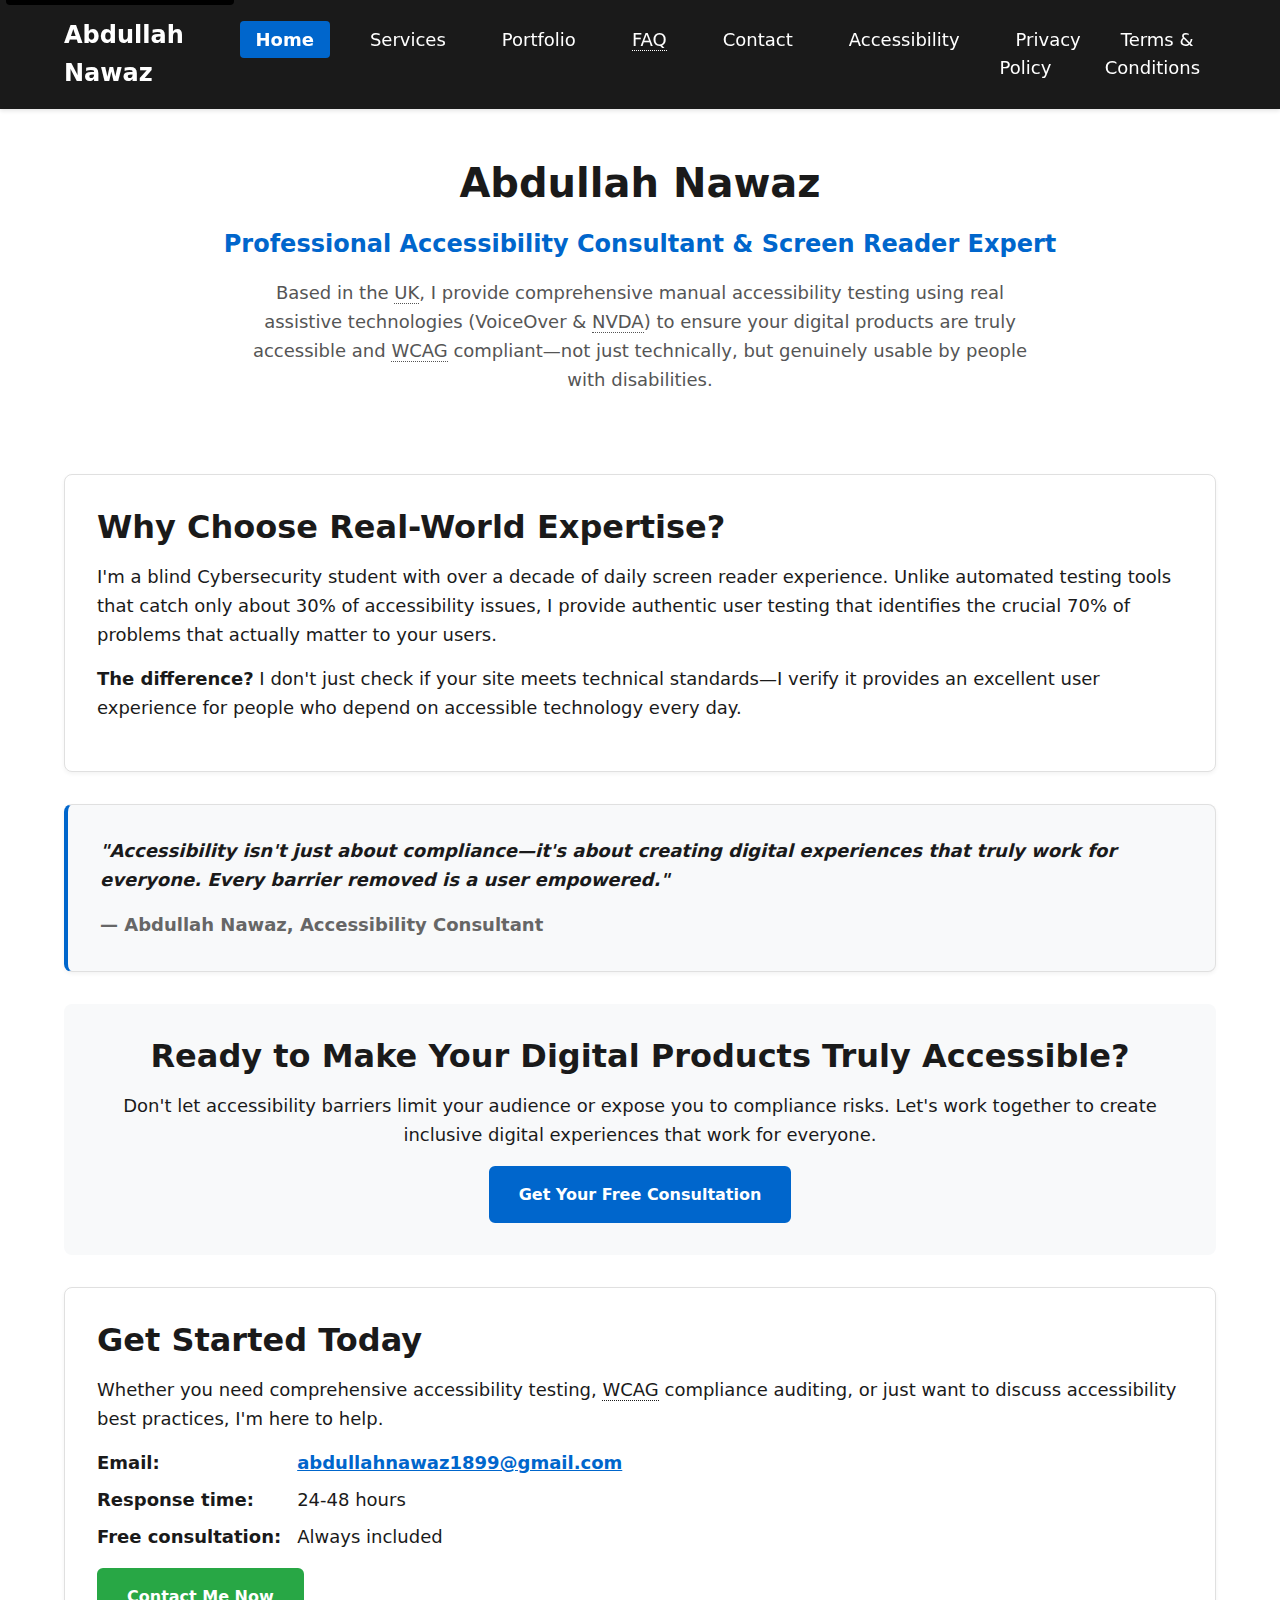
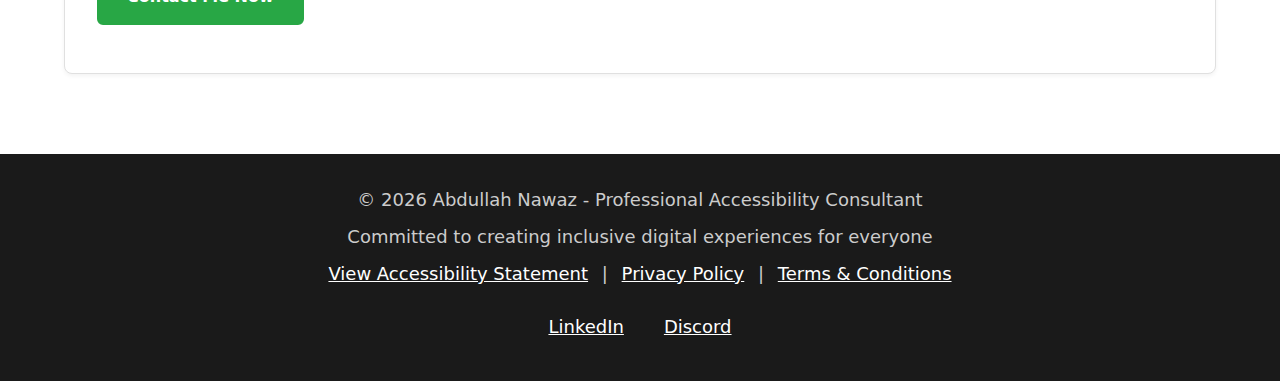
<file: index.html>
<!DOCTYPE html>
<html lang="en">
<head>
    <meta charset="UTF-8">
    <meta name="viewport" content="width=device-width, initial-scale=1.0">
    <title>Abdullah Nawaz - Professional Accessibility Consultant</title>
    <meta name="description" content="Expert accessibility consultant offering manual screen reader testing, WCAG compliance audits, and strategic accessibility guidance. Over 10 years of real-world assistive technology experience. Based in the UK.">
    <link rel="stylesheet" href="style.css">
    <link rel="icon" href="favicon.ico" type="image/x-icon">
</head>
<body>
    <a href="#main-content" class="skip-link">Skip to main content</a>

    <header role="banner">
        <div class="container">
            <div class="logo">
                <a href="index.html" aria-label="Abdullah Nawaz - Return to homepage">Abdullah Nawaz</a>
            </div>
            <button class="nav-toggle" type="button" aria-label="Toggle navigation menu" aria-controls="main-navigation" aria-expanded="false">
                <span class="sr-only">Toggle</span>
                <span class="hamburger"></span>
            </button>
            <nav id="main-navigation" aria-label="Main site navigation">
                <ul class="nav-menu">
                    <li><a href="index.html" aria-current="page">Home</a></li>
                    <li><a href="services.html">Services</a></li>
                    <li><a href="portfolio.html">Portfolio</a></li>
                    <li><a href="faq.html"><abbr title="Frequently Asked Questions">FAQ</abbr></a></li>
                    <li><a href="contact.html">Contact</a></li>
                    <li><a href="accessibility.html">Accessibility</a></li>
                    <li><a href="privacy.html">Privacy Policy</a></li>
                    <li><a href="terms.html">Terms & Conditions</a></li>
                </ul>
            </nav>
        </div>
    </header>

    <main id="main-content" tabindex="-1">
        <div class="container">
            <header class="hero-section">
                <h1>Abdullah Nawaz</h1>
                <p class="hero-title">Professional Accessibility Consultant & Screen Reader Expert</p>
                <p class="hero-description">Based in the <abbr title="United Kingdom">UK</abbr>, I provide comprehensive manual accessibility testing using real assistive technologies (VoiceOver & <abbr title="NonVisual Desktop Access">NVDA</abbr>) to ensure your digital products are truly accessible and <abbr title="Web Content Accessibility Guidelines">WCAG</abbr> compliant—not just technically, but genuinely usable by people with disabilities.</p>
            </header>

            <section class="credentials card" aria-labelledby="expertise-heading">
                <h2 id="expertise-heading">Why Choose Real-World Expertise?</h2>
                <p>I'm a blind Cybersecurity student with over a decade of daily screen reader experience. Unlike automated testing tools that catch only about 30% of accessibility issues, I provide authentic user testing that identifies the crucial 70% of problems that actually matter to your users.</p>
                <p><strong>The difference?</strong> I don't just check if your site meets technical standards—I verify it provides an excellent user experience for people who depend on accessible technology every day.</p>
            </section>

            <aside class="testimonial card" aria-labelledby="quote-heading">
                <h2 id="quote-heading" class="sr-only">Personal Philosophy</h2>
                <blockquote>
                    <p><strong>"Accessibility isn't just about compliance—it's about creating digital experiences that truly work for everyone. Every barrier removed is a user empowered."</strong></p>
                    <cite>— Abdullah Nawaz, Accessibility Consultant</cite>
                </blockquote>
            </aside>

            <section class="cta-section" aria-labelledby="cta-heading">
                <h2 id="cta-heading">Ready to Make Your Digital Products Truly Accessible?</h2>
                <p>Don't let accessibility barriers limit your audience or expose you to compliance risks. Let's work together to create inclusive digital experiences that work for everyone.</p>
                <a href="contact.html" class="btn btn-primary" aria-label="Contact Abdullah Nawaz for your free consultation">Get Your Free Consultation</a>
            </section>

            <section class="contact-info card" aria-labelledby="contact-heading">
                <h2 id="contact-heading">Get Started Today</h2>
                <p>Whether you need comprehensive accessibility testing, <abbr title="Web Content Accessibility Guidelines">WCAG</abbr> compliance auditing, or just want to discuss accessibility best practices, I'm here to help.</p>
                
                <div class="contact-details">
                    <dl>
                        <dt><strong>Email:</strong></dt>
                        <dd><a href="mailto:abdullahnawaz1899@gmail.com" class="email-link" aria-label="Send email to Abdullah Nawaz">abdullahnawaz1899@gmail.com</a></dd>
                        
                        <dt><strong>Response time:</strong></dt>
                        <dd>24-48 hours</dd>
                        
                        <dt><strong>Free consultation:</strong></dt>
                        <dd>Always included</dd>
                    </dl>
                </div>
                
                <p><a href="contact.html" class="btn btn-success" aria-label="Contact Abdullah Nawaz now to get started">Contact Me Now</a></p>
            </section>
        </div>
    </main>

    <footer role="contentinfo">
        <div class="container">
            <div class="footer-content">
                <p>&copy; <span id="current-year" aria-label="Current year">2025</span> Abdullah Nawaz - Professional Accessibility Consultant</p>
                <p>Committed to creating inclusive digital experiences for everyone</p>
                <nav aria-label="Footer navigation">
                    <p>
                        <a href="accessibility.html" class="footer-link-button">View Accessibility Statement</a> |
                        <a href="privacy.html" class="footer-link-button">Privacy Policy</a> |
                        <a href="terms.html" class="footer-link-button">Terms & Conditions</a>
                    </p>
                </nav>
                <nav aria-label="Social media links">
                    <div class="social-links">
                        <a href="https://www.linkedin.com/in/abdullah-nawaz-627298344?utm_source=share&utm_campaign=share_via&utm_content=profile&utm_medium=ios_app" target="_blank" rel="noopener noreferrer" aria-label="Connect with Abdullah Nawaz on LinkedIn (opens in new tab)">
                            LinkedIn
                        </a>
                        <a href="https://discord.gg/pK9kKNqT7c" target="_blank" rel="noopener noreferrer" aria-label="Join Abdullah Nawaz's Discord server (opens in new tab)">
                            Discord
                        </a>
                    </div>
                </nav>
            </div>
        </div>
    </footer>

    <script src="script.js"></script>
</body>
</html>
</file>
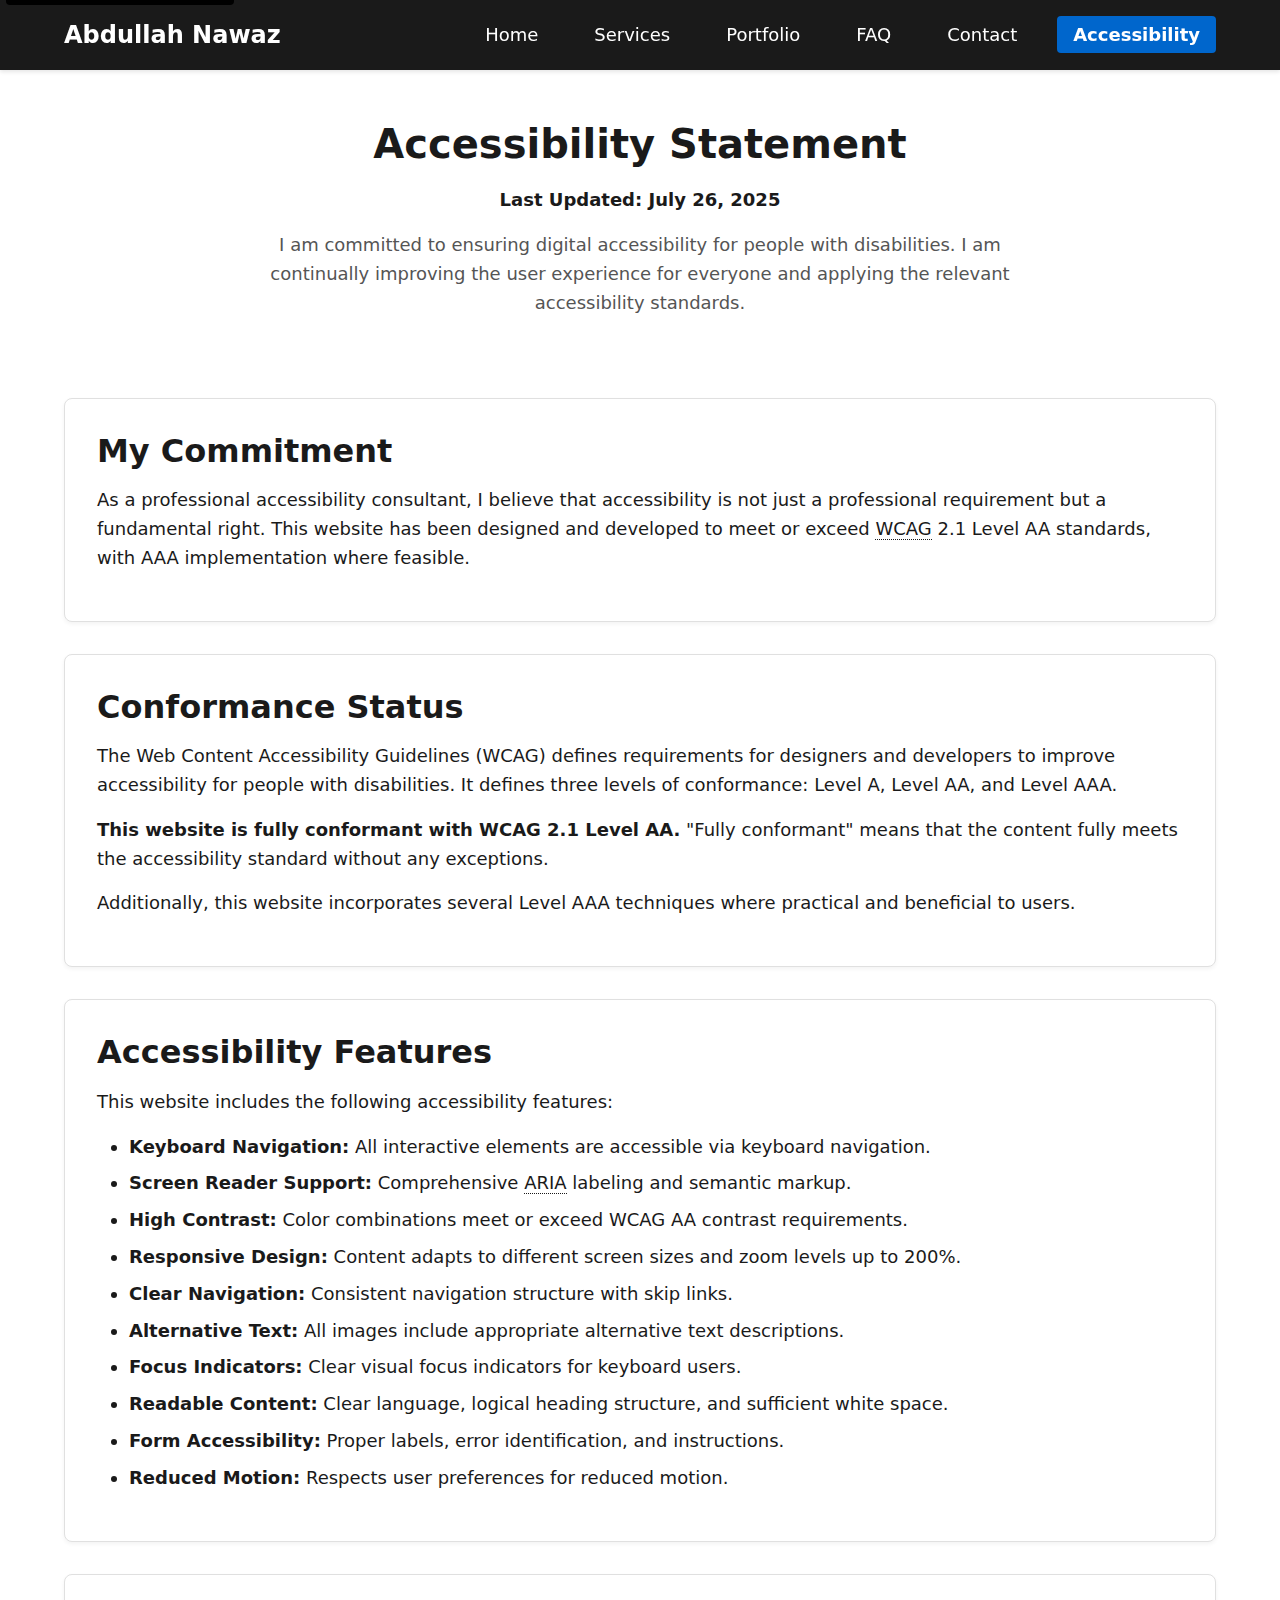
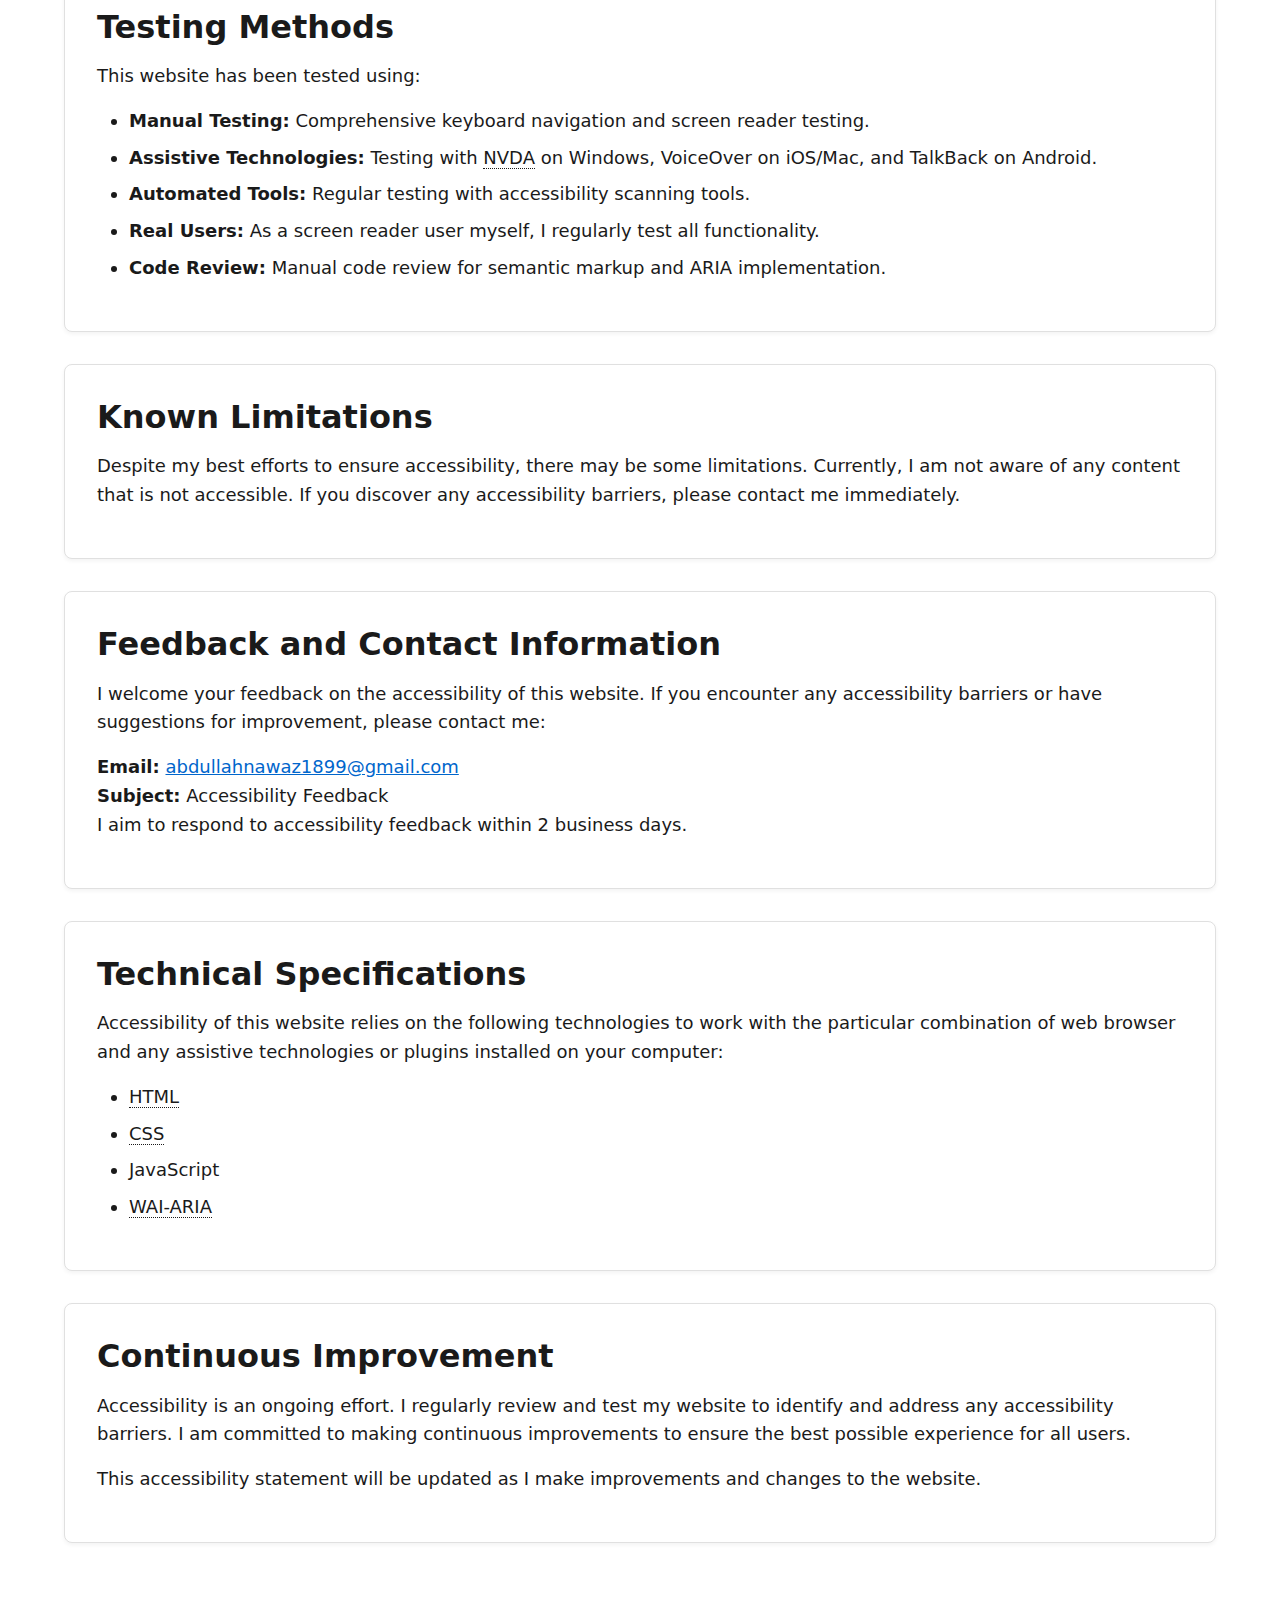
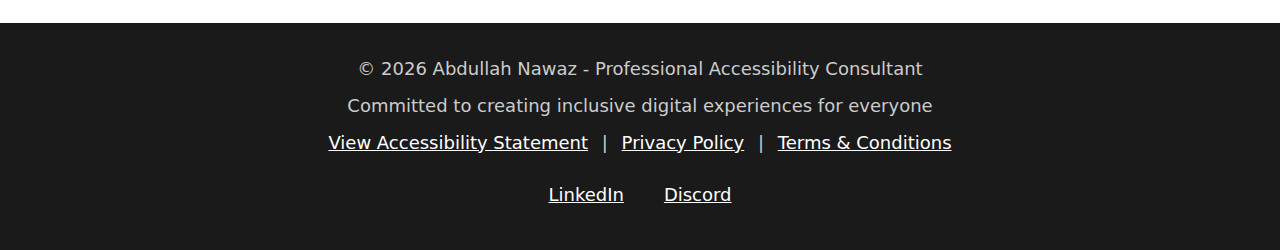
<file: accessibility.html>
<!DOCTYPE html>
<html lang="en">
<head>
    <meta charset="UTF-8">
    <meta name="viewport" content="width=device-width, initial-scale=1.0">
    <title>Accessibility Statement - Abdullah Nawaz</title>
    <meta name="description" content="Accessibility statement for Abdullah Nawaz's website, demonstrating commitment to WCAG AA/AAA standards and inclusive design practices.">
    <link rel="stylesheet" href="style.css">
    <link rel="icon" href="favicon.ico" type="image/x-icon">
</head>
<body>
    <a href="#main-content" class="skip-link">Skip to main content</a>

    <header role="banner">
        <div class="container">
            <div class="logo">
                <a href="index.html" aria-label="Abdullah Nawaz - Return to homepage">Abdullah Nawaz</a>
            </div>
            <button class="nav-toggle" type="button" aria-label="Toggle navigation menu" aria-controls="main-navigation" aria-expanded="false">
                <span class="sr-only">Toggle</span>
                <span class="hamburger"></span>
            </button>
            <nav id="main-navigation" aria-label="Main site navigation">
                <ul class="nav-menu">
                    <li><a href="index.html">Home</a></li>
                    <li><a href="services.html">Services</a></li>
                    <li><a href="portfolio.html">Portfolio</a></li>
                    <li><a href="faq.html">FAQ</a></li>
                    <li><a href="contact.html">Contact</a></li>
                    <li><a href="accessibility.html" aria-current="page">Accessibility</a></li>
                </ul>
            </nav>
        </div>
    </header>

    <main id="main-content" tabindex="-1">
        <div class="container">
            <header class="hero-section">
                <h1>Accessibility Statement</h1>
                <p><strong>Last Updated: <time datetime="2025-07-26">July 26, 2025</time></strong></p>
                <p class="hero-description">I am committed to ensuring digital accessibility for people with disabilities. I am continually improving the user experience for everyone and applying the relevant accessibility standards.</p>
            </header>

            <section class="card" aria-labelledby="commitment-heading">
                <h2 id="commitment-heading">My Commitment</h2>
                <p>As a professional accessibility consultant, I believe that accessibility is not just a professional requirement but a fundamental right. This website has been designed and developed to meet or exceed <abbr title="Web Content Accessibility Guidelines">WCAG</abbr> 2.1 Level AA standards, with AAA implementation where feasible.</p>
            </section>

            <section class="card" aria-labelledby="conformance-heading">
                <h2 id="conformance-heading">Conformance Status</h2>
                <p>The Web Content Accessibility Guidelines (WCAG) defines requirements for designers and developers to improve accessibility for people with disabilities. It defines three levels of conformance: Level A, Level AA, and Level AAA.</p>
                
                <p><strong>This website is fully conformant with WCAG 2.1 Level AA.</strong> "Fully conformant" means that the content fully meets the accessibility standard without any exceptions.</p>
                
                <p>Additionally, this website incorporates several Level AAA techniques where practical and beneficial to users.</p>
            </section>

            <section class="card" aria-labelledby="measures-heading">
                <h2 id="measures-heading">Accessibility Features</h2>
                <p>This website includes the following accessibility features:</p>
                
                <ul>
                    <li><strong>Keyboard Navigation:</strong> All interactive elements are accessible via keyboard navigation.</li>
                    <li><strong>Screen Reader Support:</strong> Comprehensive <abbr title="Accessible Rich Internet Applications">ARIA</abbr> labeling and semantic markup.</li>
                    <li><strong>High Contrast:</strong> Color combinations meet or exceed WCAG AA contrast requirements.</li>
                    <li><strong>Responsive Design:</strong> Content adapts to different screen sizes and zoom levels up to 200%.</li>
                    <li><strong>Clear Navigation:</strong> Consistent navigation structure with skip links.</li>
                    <li><strong>Alternative Text:</strong> All images include appropriate alternative text descriptions.</li>
                    <li><strong>Focus Indicators:</strong> Clear visual focus indicators for keyboard users.</li>
                    <li><strong>Readable Content:</strong> Clear language, logical heading structure, and sufficient white space.</li>
                    <li><strong>Form Accessibility:</strong> Proper labels, error identification, and instructions.</li>
                    <li><strong>Reduced Motion:</strong> Respects user preferences for reduced motion.</li>
                </ul>
            </section>

            <section class="card" aria-labelledby="testing-heading">
                <h2 id="testing-heading">Testing Methods</h2>
                <p>This website has been tested using:</p>
                
                <ul>
                    <li><strong>Manual Testing:</strong> Comprehensive keyboard navigation and screen reader testing.</li>
                    <li><strong>Assistive Technologies:</strong> Testing with <abbr title="NonVisual Desktop Access">NVDA</abbr> on Windows, VoiceOver on iOS/Mac, and TalkBack on Android.</li>
                    <li><strong>Automated Tools:</strong> Regular testing with accessibility scanning tools.</li>
                    <li><strong>Real Users:</strong> As a screen reader user myself, I regularly test all functionality.</li>
                    <li><strong>Code Review:</strong> Manual code review for semantic markup and ARIA implementation.</li>
                </ul>
            </section>

            <section class="card" aria-labelledby="limitations-heading">
                <h2 id="limitations-heading">Known Limitations</h2>
                <p>Despite my best efforts to ensure accessibility, there may be some limitations. Currently, I am not aware of any content that is not accessible. If you discover any accessibility barriers, please contact me immediately.</p>
            </section>

            <section class="card" aria-labelledby="feedback-heading">
                <h2 id="feedback-heading">Feedback and Contact Information</h2>
                <p>I welcome your feedback on the accessibility of this website. If you encounter any accessibility barriers or have suggestions for improvement, please contact me:</p>
                
                <address>
                    <strong>Email:</strong> <a href="mailto:abdullahnawaz1899@gmail.com" aria-label="Send accessibility feedback to Abdullah Nawaz">abdullahnawaz1899@gmail.com</a><br>
                    <strong>Subject:</strong> Accessibility Feedback
                </address>
                
                <p>I aim to respond to accessibility feedback within 2 business days.</p>
            </section>

            <section class="card" aria-labelledby="technical-heading">
                <h2 id="technical-heading">Technical Specifications</h2>
                <p>Accessibility of this website relies on the following technologies to work with the particular combination of web browser and any assistive technologies or plugins installed on your computer:</p>
                
                <ul>
                    <li><abbr title="HyperText Markup Language">HTML</abbr></li>
                    <li><abbr title="Cascading Style Sheets">CSS</abbr></li>
                    <li>JavaScript</li>
                    <li><abbr title="Web Accessibility Initiative - Accessible Rich Internet Applications">WAI-ARIA</abbr></li>
                </ul>
            </section>

            <section class="card" aria-labelledby="continuous-heading">
                <h2 id="continuous-heading">Continuous Improvement</h2>
                <p>Accessibility is an ongoing effort. I regularly review and test my website to identify and address any accessibility barriers. I am committed to making continuous improvements to ensure the best possible experience for all users.</p>
                
                <p>This accessibility statement will be updated as I make improvements and changes to the website.</p>
            </section>
        </div>
    </main>

    <footer role="contentinfo">
        <div class="container">
            <div class="footer-content">
                <p>&copy; <span id="current-year">2025</span> Abdullah Nawaz - Professional Accessibility Consultant</p>
                <p>Committed to creating inclusive digital experiences for everyone</p>
                <nav aria-label="Footer navigation">
                    <p>
                        <a href="accessibility.html" class="footer-link-button" aria-current="page">View Accessibility Statement</a> |
                        <a href="privacy.html" class="footer-link-button">Privacy Policy</a> |
                        <a href="terms.html" class="footer-link-button">Terms & Conditions</a>
                    </p>
                </nav>
                <nav aria-label="Social media links">
                    <div class="social-links">
                        <a href="https://www.linkedin.com/in/abdullah-nawaz-627298344?utm_source=share&utm_campaign=share_via&utm_content=profile&utm_medium=ios_app" target="_blank" rel="noopener noreferrer" aria-label="Connect with Abdullah Nawaz on LinkedIn (opens in new tab)">
                            LinkedIn
                        </a>
                        <a href="https://discord.gg/pK9kKNqT7c" target="_blank" rel="noopener noreferrer" aria-label="Join Abdullah Nawaz's Discord server (opens in new tab)">
                            Discord
                        </a>
                    </div>
                </nav>
            </div>
        </div>
    </footer>

    <script src="script.js"></script>
</body>
</html>
</file>
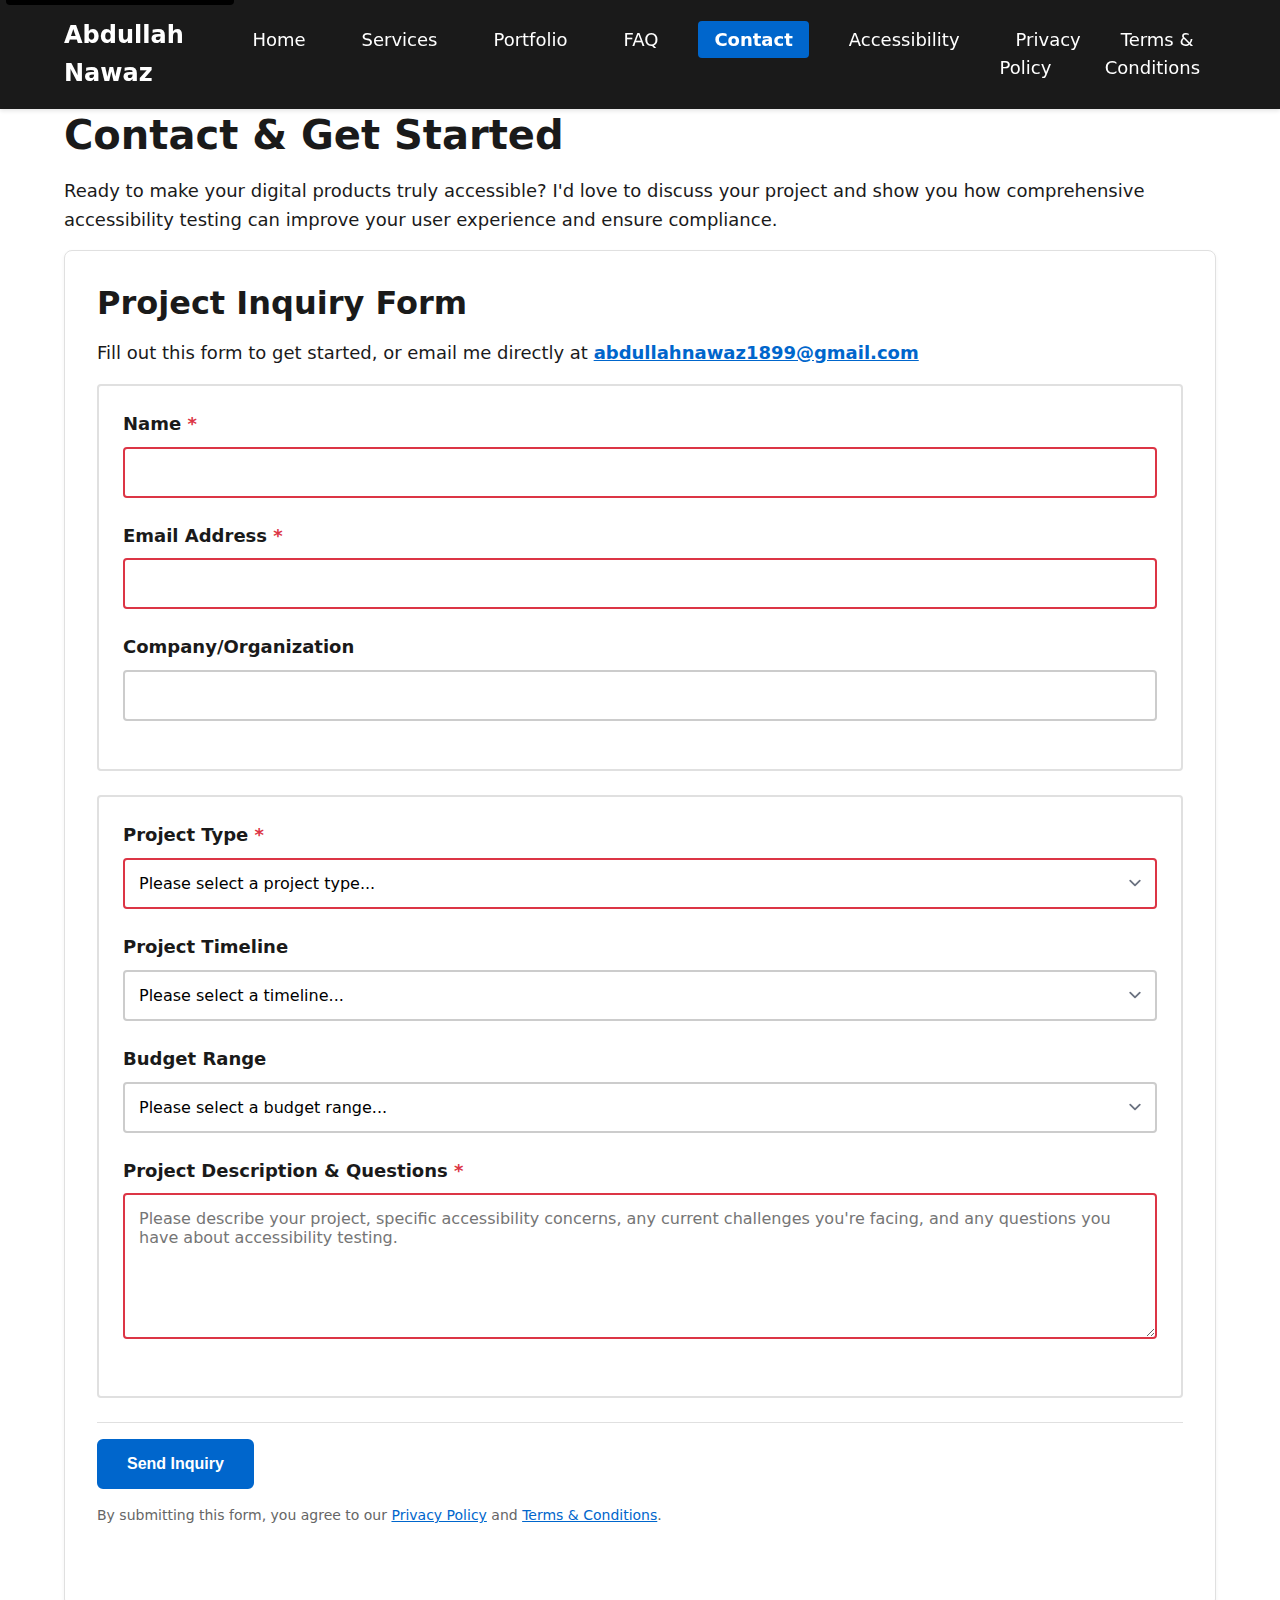
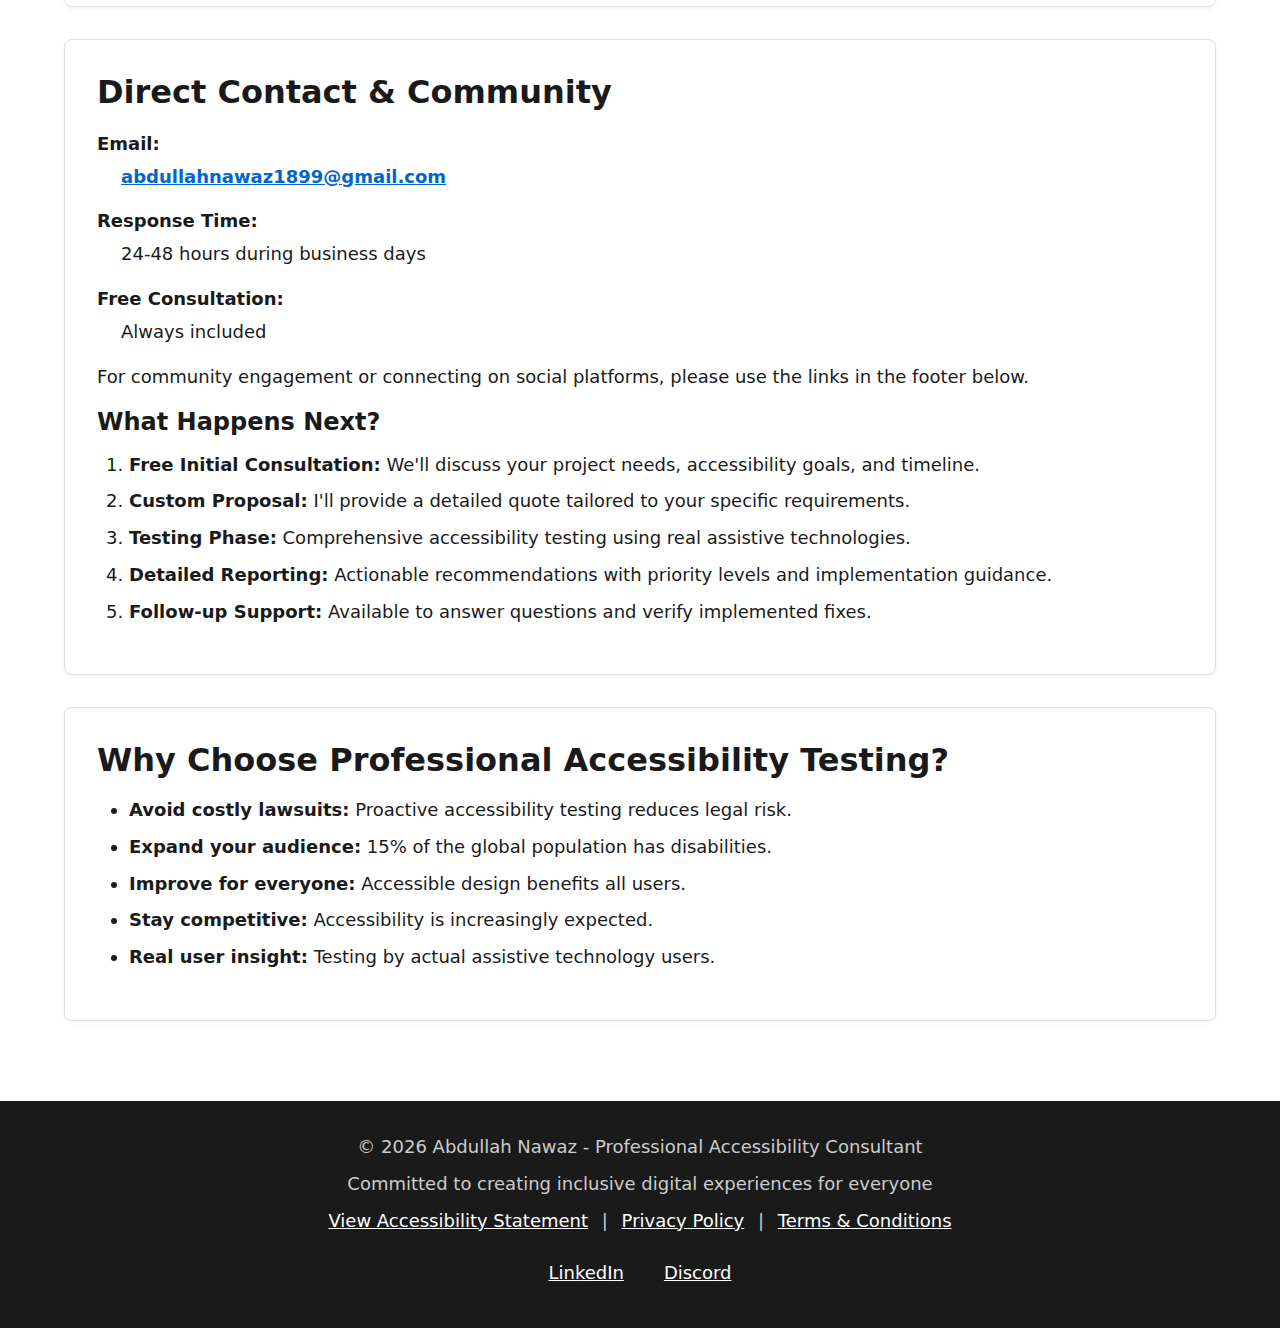
<file: contact.html>
<!DOCTYPE html>
<html lang="en">
<head>
    <meta charset="UTF-8">
    <meta name="viewport" content="width=device-width, initial-scale=1.0">
    <title>Contact Abdullah Nawaz - Accessibility Consultant</title>
    <meta name="description" content="Contact Abdullah Nawaz for accessibility consulting services, WCAG audits, and manual screen reader testing. Schedule your free consultation.">
    <link rel="stylesheet" href="style.css">
    <link rel="icon" href="favicon.ico" type="image/x-icon">
</head>
<body>
    <a href="#main-content" class="skip-link">Skip to main content</a>

    <header role="banner">
        <div class="container">
            <div class="logo">
                <a href="index.html" aria-label="Abdullah Nawaz - Return to homepage">Abdullah Nawaz</a>
            </div>
            <button class="nav-toggle" type="button" aria-label="Toggle navigation menu" aria-controls="main-navigation" aria-expanded="false">
                <span class="sr-only">Toggle</span>
                <span class="hamburger"></span>
            </button>
            <nav id="main-navigation" aria-label="Main site navigation">
                <ul class="nav-menu">
                    <li><a href="index.html">Home</a></li>
                    <li><a href="services.html">Services</a></li>
                    <li><a href="portfolio.html">Portfolio</a></li>
                    <li><a href="faq.html">FAQ</a></li>
                    <li><a href="contact.html" aria-current="page">Contact</a></li>
                    <li><a href="accessibility.html">Accessibility</a></li>
                    <li><a href="privacy.html">Privacy Policy</a></li>
                    <li><a href="terms.html">Terms & Conditions</a></li>
                </ul>
            </nav>
        </div>
    </header>

    <main id="main-content" tabindex="-1">
        <div class="container">
            <header>
                <h1>Contact & Get Started</h1>
                <p>Ready to make your digital products truly accessible? I'd love to discuss your project and show you how comprehensive accessibility testing can improve your user experience and ensure compliance.</p>
            </header>

            <section class="contact-form card" aria-labelledby="form-heading">
                <h2 id="form-heading">Project Inquiry Form</h2>
                <p>Fill out this form to get started, or email me directly at <a href="mailto:abdullahnawaz1899@gmail.com" class="email-link" aria-label="Send email to Abdullah Nawaz">abdullahnawaz1899@gmail.com</a></p>

                <form id="contact-form" action="https://formspree.io/f/xgvzaqpl" method="POST" novalidate>
                    <fieldset>
                        <legend class="sr-only">Contact Information</legend>
                        
                        <div class="form-group">
                            <label for="name">Name <span class="required" aria-label="required">*</span></label>
                            <input type="text" id="name" name="name" autocomplete="name" required aria-describedby="name-error name-help" aria-invalid="false">
                            <div id="name-help" class="sr-only">Enter your full name</div>
                            <div id="name-error" class="error-message" aria-live="polite" role="alert"></div>
                        </div>

                        <div class="form-group">
                            <label for="email">Email Address <span class="required" aria-label="required">*</span></label>
                            <input type="email" id="email" name="email" autocomplete="email" required aria-describedby="email-error email-help" aria-invalid="false">
                            <div id="email-help" class="sr-only">Enter a valid email address where we can reach you</div>
                            <div id="email-error" class="error-message" aria-live="polite" role="alert"></div>
                        </div>

                        <div class="form-group">
                            <label for="company">Company/Organization</label>
                            <input type="text" id="company" name="company" autocomplete="organization" aria-describedby="company-help">
                            <div id="company-help" class="sr-only">Optional: Enter your company or organization name</div>
                        </div>
                    </fieldset>

                    <fieldset>
                        <legend class="sr-only">Project Details</legend>
                        
                        <div class="form-group">
                            <label for="project-type">Project Type <span class="required" aria-label="required">*</span></label>
                            <select id="project-type" name="project-type" required aria-describedby="project-type-error project-type-help" aria-invalid="false">
                                <option value="">Please select a project type...</option>
                                <option value="website">Website Accessibility Audit</option>
                                <option value="web-app">Web Application Testing</option>
                                <option value="mobile-app">Mobile App Testing (iOS)</option>
                                <option value="documents">Document Accessibility Review</option>
                                <option value="compliance"><abbr title="Web Content Accessibility Guidelines">WCAG</abbr> Compliance Audit</option>
                                <option value="consultation">General Consultation</option>
                                <option value="other">Other (e.g., Braille Display Testing, please describe below)</option>
                            </select>
                            <div id="project-type-help" class="sr-only">Choose the type of accessibility service you need</div>
                            <div id="project-type-error" class="error-message" aria-live="polite" role="alert"></div>
                        </div>

                        <div class="form-group">
                            <label for="timeline">Project Timeline</label>
                            <select id="timeline" name="timeline" aria-describedby="timeline-help">
                                <option value="">Please select a timeline...</option>
                                <option value="urgent">Urgent (within 1 week)</option>
                                <option value="soon">Soon (within 2-4 weeks)</option>
                                <option value="flexible">Flexible (1-2 months)</option>
                                <option value="planning">Planning phase (2+ months)</option>
                            </select>
                            <div id="timeline-help" class="sr-only">Optional: When do you need the project completed?</div>
                        </div>

                        <div class="form-group">
                            <label for="budget">Budget Range</label>
                            <select id="budget" name="budget" aria-describedby="budget-help">
                                <option value="">Please select a budget range...</option>
                                <option value="under-1k">Under £1,000</option>
                                <option value="1k-5k">£1,000 - £5,000</option>
                                <option value="5k-10k">£5,000 - £10,000</option>
                                <option value="10k-plus">£10,000+</option>
                                <option value="discuss">Prefer to discuss</option>
                            </select>
                            <div id="budget-help" class="sr-only">Optional: Select your budget range to help us provide appropriate recommendations</div>
                        </div>

                        <div class="form-group">
                            <label for="message">Project Description & Questions <span class="required" aria-label="required">*</span></label>
                            <textarea id="message" name="message" rows="6" required 
                                      placeholder="Please describe your project, specific accessibility concerns, any current challenges you're facing, and any questions you have about accessibility testing." 
                                      aria-describedby="message-error message-help" 
                                      aria-invalid="false"></textarea>
                            <div id="message-help" class="sr-only">Provide details about your project and any specific accessibility concerns</div>
                            <div id="message-error" class="error-message" aria-live="polite" role="alert"></div>
                        </div>
                    </fieldset>

                    <div class="form-actions">
                        <button type="submit" class="btn btn-primary" aria-describedby="submit-help">
                            <span>Send Inquiry</span>
                        </button>
                        <div id="submit-help" class="sr-only">Submit the form to send your inquiry</div>
                        
                        <p class="form-privacy-note">
                            By submitting this form, you agree to our 
                            <a href="privacy.html" class="inline-text-button" aria-label="Read our Privacy Policy (opens in same tab)">Privacy Policy</a> 
                            and 
                            <a href="terms.html" class="inline-text-button" aria-label="Read our Terms & Conditions (opens in same tab)">Terms & Conditions</a>.
                        </p>
                    </div>

                    <div id="form-status" class="form-status" aria-live="polite" aria-atomic="true" role="status"></div>
                </form>
            </section>

            <section class="contact-info card" aria-labelledby="contact-info-heading">
                <h2 id="contact-info-heading">Direct Contact & Community</h2>
                <dl>
                    <dt><strong>Email:</strong></dt>
                    <dd><a href="mailto:abdullahnawaz1899@gmail.com" class="email-link" aria-label="Send email to Abdullah Nawaz">abdullahnawaz1899@gmail.com</a></dd>
                    
                    <dt><strong>Response Time:</strong></dt>
                    <dd>24-48 hours during business days</dd>
                    
                    <dt><strong>Free Consultation:</strong></dt>
                    <dd>Always included</dd>
                </dl>

                <p>For community engagement or connecting on social platforms, please use the links in the footer below.</p>
                
                <h3 id="process-heading">What Happens Next?</h3>
                <ol aria-labelledby="process-heading">
                    <li><strong>Free Initial Consultation:</strong> We'll discuss your project needs, accessibility goals, and timeline.</li>
                    <li><strong>Custom Proposal:</strong> I'll provide a detailed quote tailored to your specific requirements.</li>
                    <li><strong>Testing Phase:</strong> Comprehensive accessibility testing using real assistive technologies.</li>
                    <li><strong>Detailed Reporting:</strong> Actionable recommendations with priority levels and implementation guidance.</li>
                    <li><strong>Follow-up Support:</strong> Available to answer questions and verify implemented fixes.</li>
                </ol>
            </section>

            <section class="pricing-highlight card" aria-labelledby="benefits-heading">
                <h2 id="benefits-heading">Why Choose Professional Accessibility Testing?</h2>
                <ul aria-labelledby="benefits-heading">
                    <li><strong>Avoid costly lawsuits:</strong> Proactive accessibility testing reduces legal risk.</li>
                    <li><strong>Expand your audience:</strong> 15% of the global population has disabilities.</li>
                    <li><strong>Improve for everyone:</strong> Accessible design benefits all users.</li>
                    <li><strong>Stay competitive:</strong> Accessibility is increasingly expected.</li>
                    <li><strong>Real user insight:</strong> Testing by actual assistive technology users.</li>
                </ul>
            </section>
        </div>
    </main>

    <footer role="contentinfo">
        <div class="container">
            <div class="footer-content">
                <p>&copy; <span id="current-year" aria-label="Current year">2025</span> Abdullah Nawaz - Professional Accessibility Consultant</p>
                <p>Committed to creating inclusive digital experiences for everyone</p>
                <nav aria-label="Footer navigation">
                    <p>
                        <a href="accessibility.html" class="footer-link-button">View Accessibility Statement</a> |
                        <a href="privacy.html" class="footer-link-button">Privacy Policy</a> |
                        <a href="terms.html" class="footer-link-button">Terms & Conditions</a>
                    </p>
                </nav>
                <nav aria-label="Social media links">
                    <div class="social-links">
                        <a href="https://www.linkedin.com/in/abdullah-nawaz-627298344?utm_source=share&utm_campaign=share_via&utm_content=profile&utm_medium=ios_app" target="_blank" rel="noopener noreferrer" aria-label="Connect with Abdullah Nawaz on LinkedIn (opens in new tab)">
                            LinkedIn
                        </a>
                        <a href="https://discord.gg/pK9kKNqT7c" target="_blank" rel="noopener noreferrer" aria-label="Join Abdullah Nawaz's Discord server (opens in new tab)">
                            Discord
                        </a>
                    </div>
                </nav>
            </div>
        </div>
    </footer>

    <script src="script.js"></script>
</body>
</html>
</file>
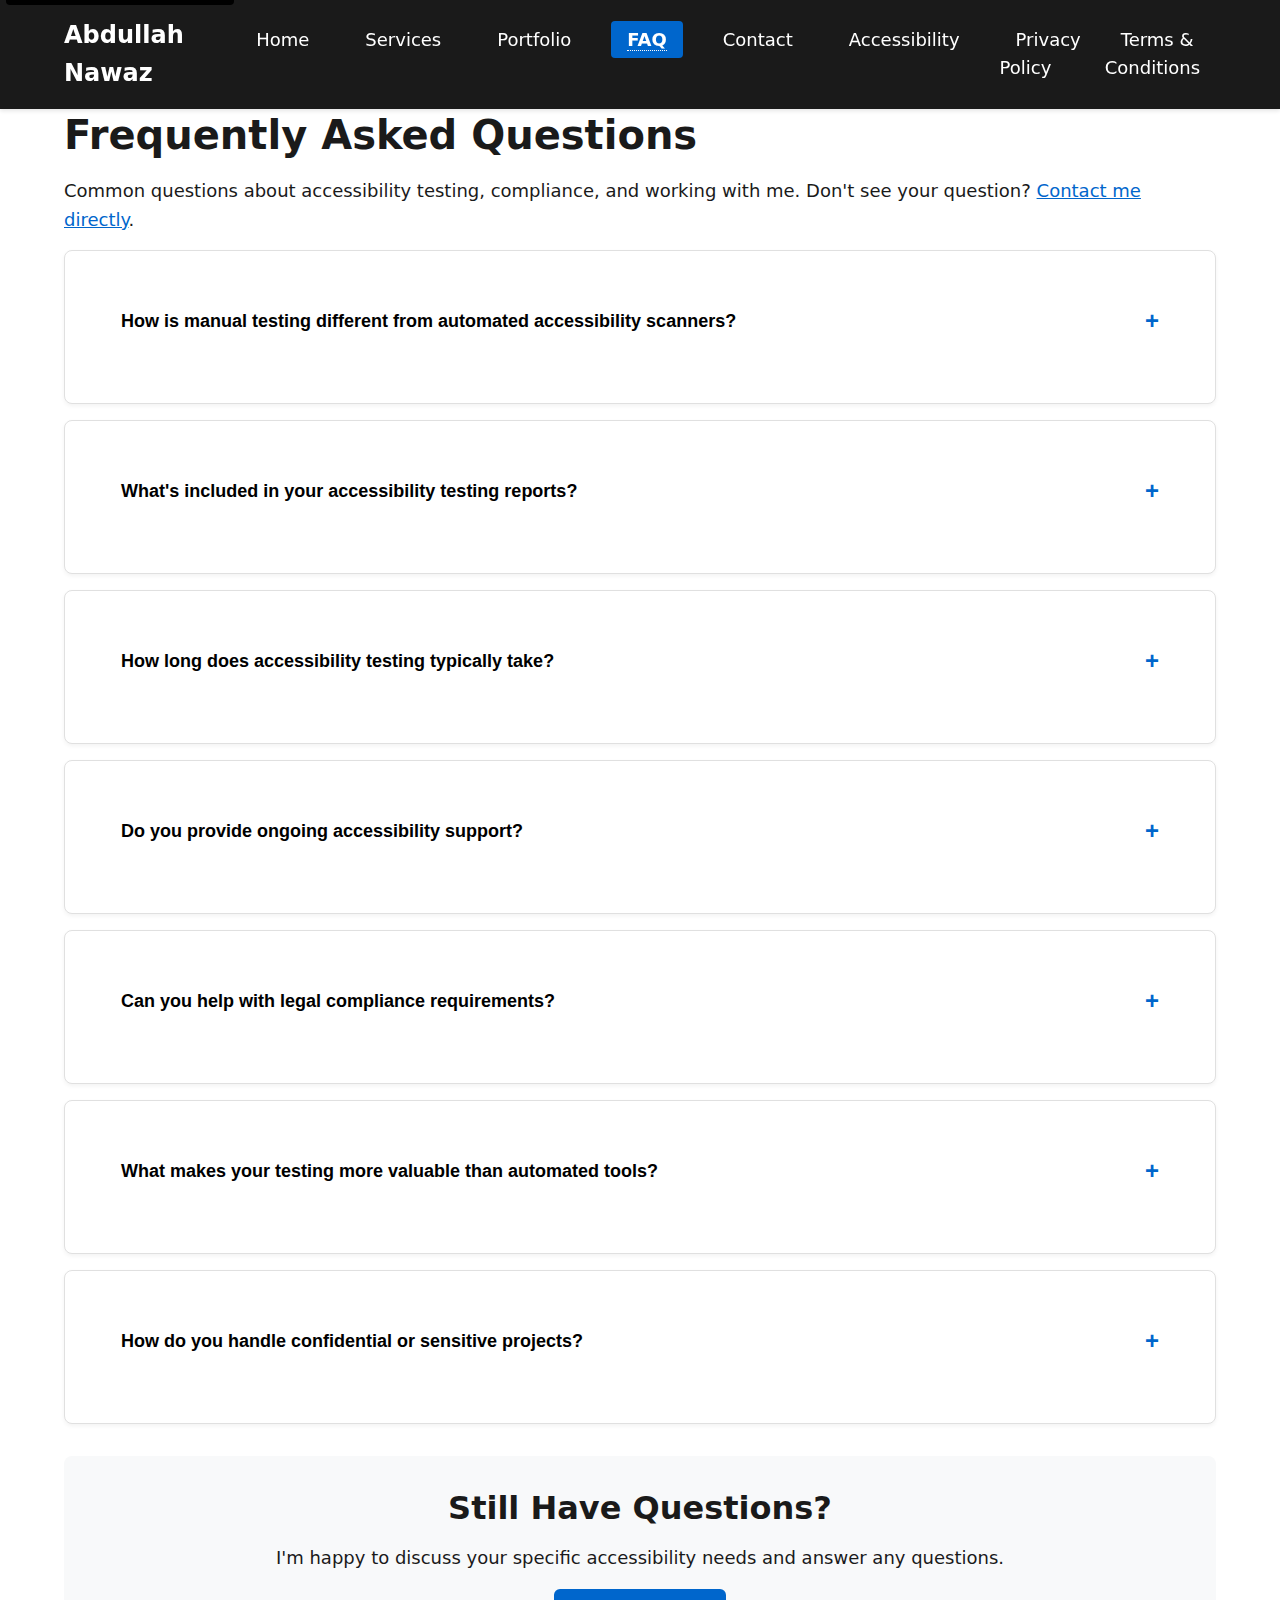
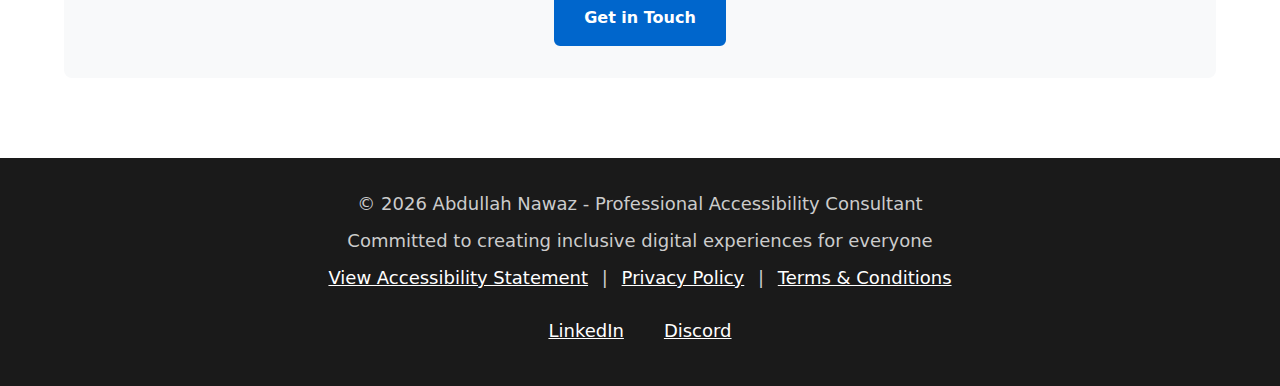
<file: faq.html>
<!DOCTYPE html>
<html lang="en">
<head>
    <meta charset="UTF-8">
    <meta name="viewport" content="width=device-width, initial-scale=1.0">
    <title>Frequently Asked Questions - Abdullah Nawaz</title>
    <meta name="description" content="Answers to common questions about accessibility testing, WCAG compliance, and working with Abdullah Nawaz, a professional accessibility consultant.">
    <link rel="stylesheet" href="style.css">
    <link rel="icon" href="favicon.ico" type="image/x-icon">
</head>
<body>
    <a href="#main-content" class="skip-link">Skip to main content</a>

    <header role="banner">
        <div class="container">
            <div class="logo">
                <a href="index.html" aria-label="Abdullah Nawaz - Return to homepage">Abdullah Nawaz</a>
            </div>
            <button class="nav-toggle" type="button" aria-label="Toggle navigation menu" aria-controls="main-navigation" aria-expanded="false">
                <span class="sr-only">Toggle</span>
                <span class="hamburger"></span>
            </button>
            <nav id="main-navigation" aria-label="Main site navigation">
                <ul class="nav-menu">
                    <li><a href="index.html">Home</a></li>
                    <li><a href="services.html">Services</a></li>
                    <li><a href="portfolio.html">Portfolio</a></li>
                    <li><a href="faq.html" aria-current="page"><abbr title="Frequently Asked Questions">FAQ</abbr></a></li>
                    <li><a href="contact.html">Contact</a></li>
                    <li><a href="accessibility.html">Accessibility</a></li>
                    <li><a href="privacy.html">Privacy Policy</a></li>
                    <li><a href="terms.html">Terms & Conditions</a></li>
                </ul>
            </nav>
        </div>
    </header>

    <main id="main-content" tabindex="-1">
        <div class="container">
            <header>
                <h1>Frequently Asked Questions</h1>
                <p>Common questions about accessibility testing, compliance, and working with me. Don't see your question? <a href="contact.html" aria-label="Contact Abdullah Nawaz directly">Contact me directly</a>.</p>
            </header>

            <section class="faq-container" aria-labelledby="faq-list-heading">
                <h2 id="faq-list-heading" class="sr-only">Questions and Answers</h2>
                
                <article class="faq-item card">
                    <h3>
                        <button class="faq-question" aria-expanded="false" aria-controls="faq-answer-1" id="faq-q-1">
                            How is manual testing different from automated accessibility scanners?
                            <span class="accordion-icon" aria-hidden="true"></span>
                        </button>
                    </h3>
                    <div id="faq-answer-1" class="faq-answer" aria-hidden="true" aria-labelledby="faq-q-1">
                        <p>Automated scanners are great for catching basic technical issues like missing alt text or color contrast problems—about 30% of accessibility barriers. However, they can't evaluate the actual user experience. Manual testing with real screen readers catches the remaining 70% of issues: navigation flow problems, unclear content structure, confusing form interactions, and other usability barriers that significantly impact real users.</p>
                    </div>
                </article>

                <article class="faq-item card">
                    <h3>
                        <button class="faq-question" aria-expanded="false" aria-controls="faq-answer-2" id="faq-q-2">
                            What's included in your accessibility testing reports?
                            <span class="accordion-icon" aria-hidden="true"></span>
                        </button>
                    </h3>
                    <div id="faq-answer-2" class="faq-answer" aria-hidden="true" aria-labelledby="faq-q-2">
                        <p>My reports include: prioritized list of accessibility barriers, detailed descriptions of how each issue affects users, specific remediation recommendations with code examples where applicable, <abbr title="Web Content Accessibility Guidelines">WCAG</abbr> success criteria references, and screenshots/recordings demonstrating the problems. You'll also get follow-up support to clarify any recommendations.</p>
                    </div>
                </article>

                <article class="faq-item card">
                    <h3>
                        <button class="faq-question" aria-expanded="false" aria-controls="faq-answer-3" id="faq-q-3">
                            How long does accessibility testing typically take?
                            <span class="accordion-icon" aria-hidden="true"></span>
                        </button>
                    </h3>
                    <div id="faq-answer-3" class="faq-answer" aria-hidden="true" aria-labelledby="faq-q-3">
                        <p>Timeline depends on project scope. A typical website audit takes 1-2 weeks, while complex web applications may require 2-3 weeks. Mobile apps usually take 1-2 weeks. Document reviews are often completed within a few days. I'll provide a specific timeline estimate during our initial consultation.</p>
                    </div>
                </article>

                <article class="faq-item card">
                    <h3>
                        <button class="faq-question" aria-expanded="false" aria-controls="faq-answer-4" id="faq-q-4">
                            Do you provide ongoing accessibility support?
                            <span class="accordion-icon" aria-hidden="true"></span>
                        </button>
                    </h3>
                    <div id="faq-answer-4" class="faq-answer" aria-hidden="true" aria-labelledby="faq-q-4">
                        <p>Absolutely! I offer various ongoing support options: retainer arrangements for regular testing, accessibility consultation during development phases, and verification testing after you implement fixes. Many clients prefer ongoing partnerships to maintain accessibility as their products evolve.</p>
                    </div>
                </article>

                <article class="faq-item card">
                    <h3>
                        <button class="faq-question" aria-expanded="false" aria-controls="faq-answer-5" id="faq-q-5">
                            Can you help with legal compliance requirements?
                            <span class="accordion-icon" aria-hidden="true"></span>
                        </button>
                    </h3>
                    <div id="faq-answer-5" class="faq-answer" aria-hidden="true" aria-labelledby="faq-q-5">
                        <p>I provide <abbr title="Web Content Accessibility Guidelines">WCAG</abbr> 2.1/2.2 Level <abbr title="Double A">AA</abbr> compliance auditing, and my reports document conformance levels with clear remediation roadmaps. <strong>However, please note that I am an accessibility consultant, not a lawyer, and therefore cannot provide legal advice or interpretations of legal statutes like the <abbr title="Americans with Disabilities Act">ADA</abbr> or Section 508. For legal guidance, please consult with a qualified attorney who specializes in disability law.</strong></p>
                    </div>
                </article>

                <article class="faq-item card">
                    <h3>
                        <button class="faq-question" aria-expanded="false" aria-controls="faq-answer-6" id="faq-q-6">
                            What makes your testing more valuable than automated tools?
                            <span class="accordion-icon" aria-hidden="true"></span>
                        </button>
                    </h3>
                    <div id="faq-answer-6" class="faq-answer" aria-hidden="true" aria-labelledby="faq-q-6">
                        <p>I'm a real user who depends on screen readers daily. I catch usability issues that tools miss: confusing navigation patterns, unclear content organization, frustrating form interactions, and subtle barriers that significantly impact user experience. Plus, I understand the difference between technical compliance and genuine usability.</p>
                    </div>
                </article>

                <article class="faq-item card">
                    <h3>
                        <button class="faq-question" aria-expanded="false" aria-controls="faq-answer-7" id="faq-q-7">
                            How do you handle confidential or sensitive projects?
                            <span class="accordion-icon" aria-hidden="true"></span>
                        </button>
                    </h3>
                    <div id="faq-answer-7" class="faq-answer" aria-hidden="true" aria-labelledby="faq-q-7">
                        <p>I'm happy to sign <abbr title="Non-Disclosure Agreements">NDAs</abbr> and work under confidentiality agreements. I understand that many projects involve sensitive information, and I maintain strict professional confidentiality standards. All testing can be conducted in secure environments according to your requirements.</p>
                    </div>
                </article>
            </section>

            <section class="cta-section" aria-labelledby="cta-heading">
                <h2 id="cta-heading">Still Have Questions?</h2>
                <p>I'm happy to discuss your specific accessibility needs and answer any questions.</p>
                <a href="contact.html" class="btn btn-primary" aria-label="Contact Abdullah Nawaz to discuss your accessibility needs">Get in Touch</a>
            </section>
        </div>
    </main>

    <footer role="contentinfo">
        <div class="container">
            <div class="footer-content">
                <p>&copy; <span id="current-year" aria-label="Current year">2025</span> Abdullah Nawaz - Professional Accessibility Consultant</p>
                <p>Committed to creating inclusive digital experiences for everyone</p>
                <nav aria-label="Footer navigation">
                    <p>
                        <a href="accessibility.html" class="footer-link-button">View Accessibility Statement</a> |
                        <a href="privacy.html" class="footer-link-button">Privacy Policy</a> |
                        <a href="terms.html" class="footer-link-button">Terms & Conditions</a>
                    </p>
                </nav>
                <nav aria-label="Social media links">
                    <div class="social-links">
                        <a href="https://www.linkedin.com/in/abdullah-nawaz-627298344?utm_source=share&utm_campaign=share_via&utm_content=profile&utm_medium=ios_app" target="_blank" rel="noopener noreferrer" aria-label="Connect with Abdullah Nawaz on LinkedIn (opens in new tab)">
                            LinkedIn
                        </a>
                        <a href="https://discord.gg/pK9kKNqT7c" target="_blank" rel="noopener noreferrer" aria-label="Join Abdullah Nawaz's Discord server (opens in new tab)">
                            Discord
                        </a>
                    </div>
                </nav>
            </div>
        </div>
    </footer>

    <script src="script.js"></script>
</body>
</html>
</file>
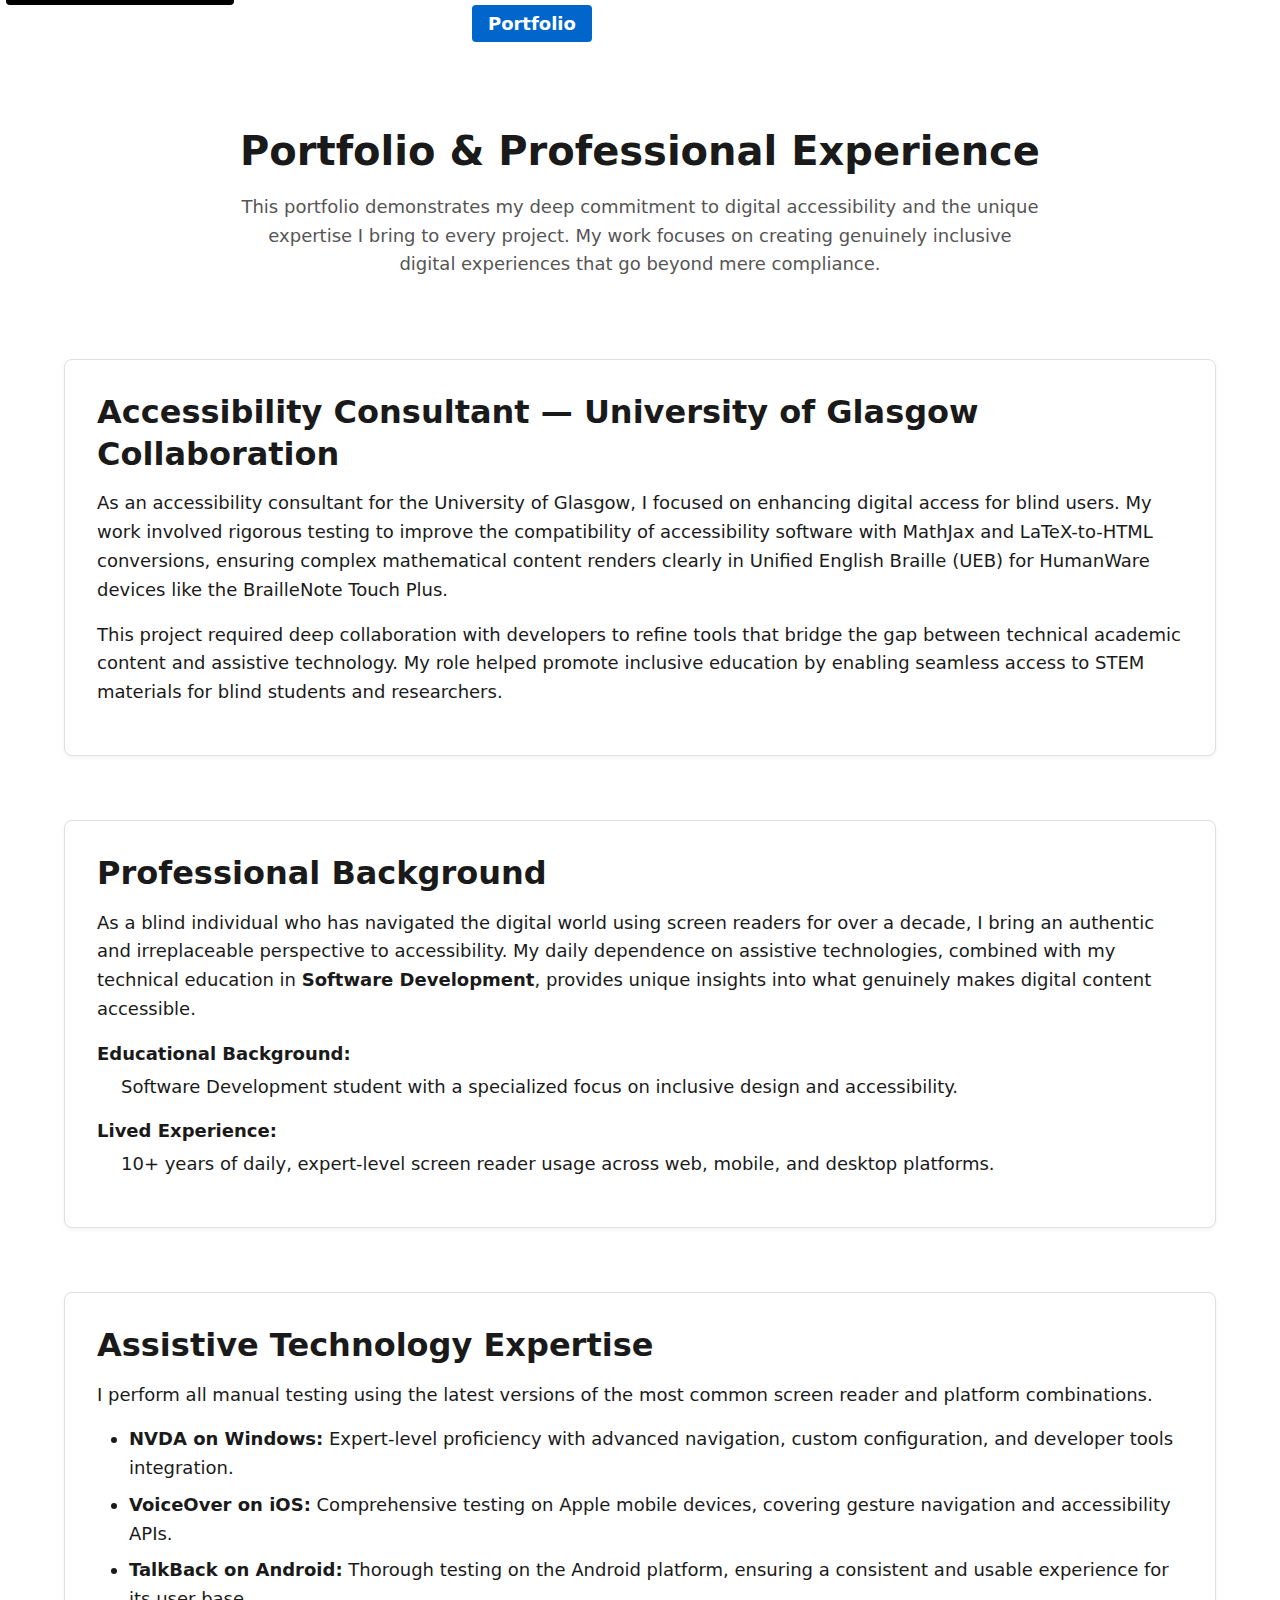
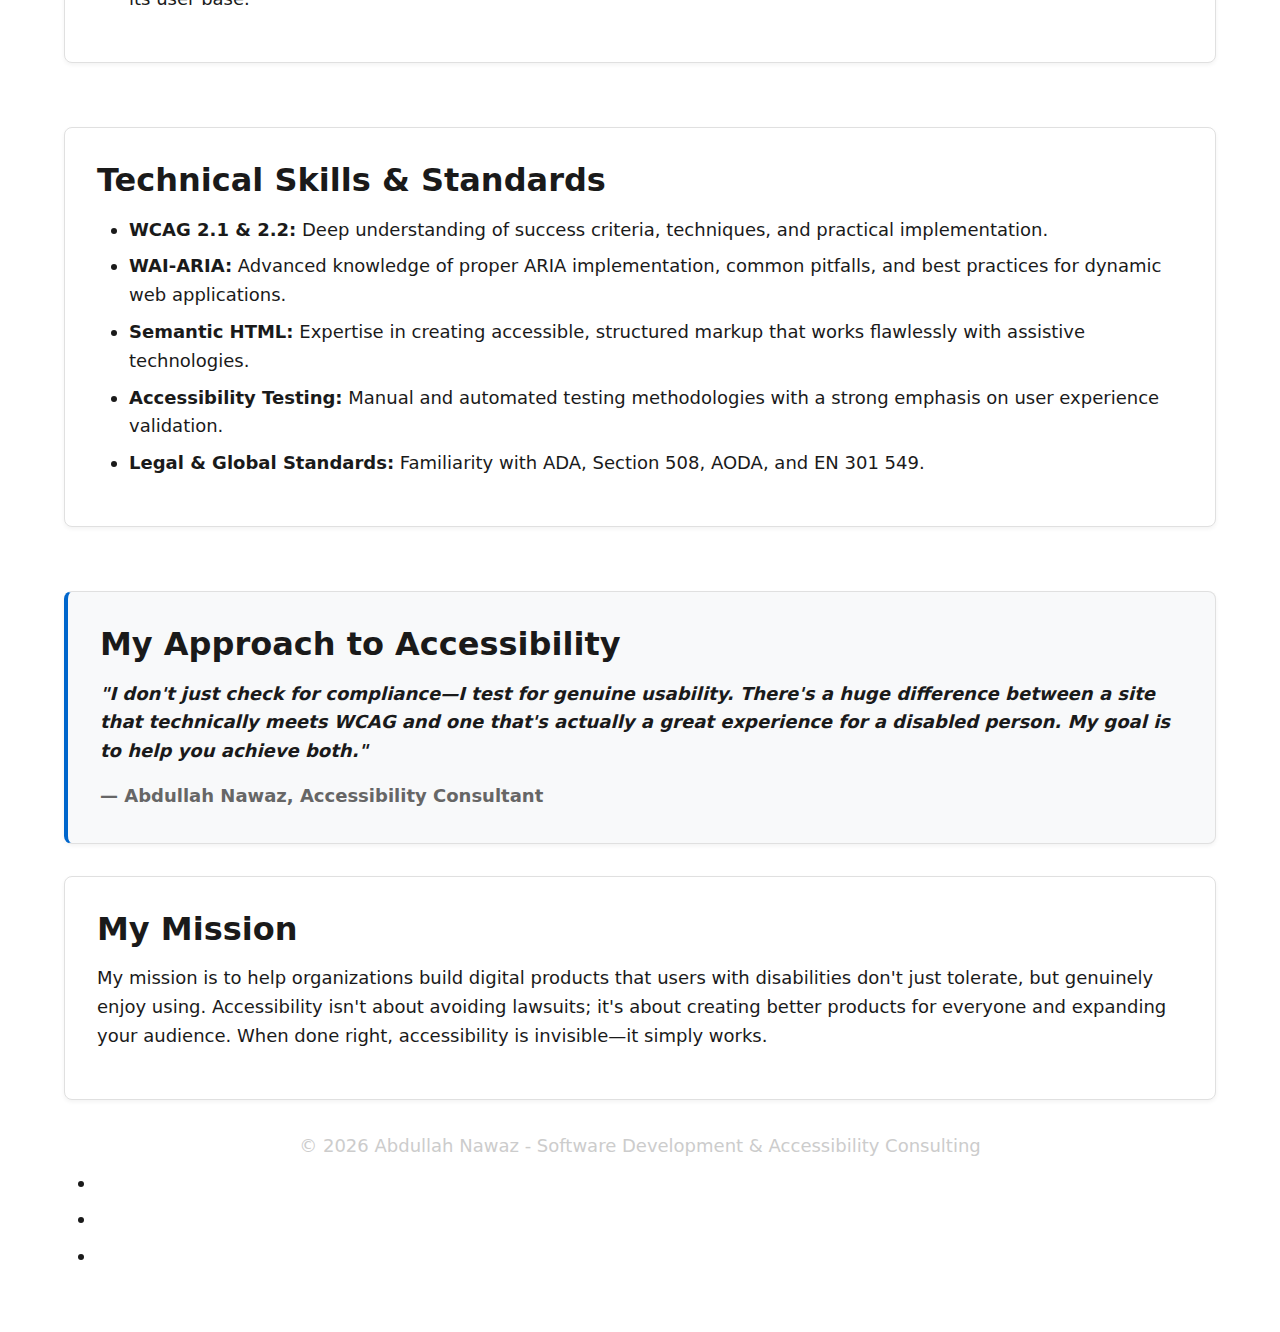
<file: portfolio.html>
<!DOCTYPE html>
<html lang="en">
<head>
    <meta charset="UTF-8">
    <meta name="viewport" content="width=device-width, initial-scale=1.0">
    <title>Portfolio & Professional Experience - Abdullah Nawaz</title>
    <meta name="description" content="Showcasing Abdullah Nawaz's portfolio in software development and digital accessibility consulting, with expertise in manual screen reader testing and WCAG compliance.">
    <link rel="stylesheet" href="style.css">
    <link rel="icon" href="favicon.ico" type="image/x-icon">
</head>
<body>
    <a href="#main-content" class="skip-link">Skip to main content</a>

    <header>
        <div class="container">
            <div class="logo">
                <a href="index.html" aria-label="Abdullah Nawaz - Return to homepage">Abdullah Nawaz</a>
            </div>
            <button class="nav-toggle" type="button" aria-label="Menu" aria-controls="main-navigation" aria-expanded="false">
                <span class="hamburger"></span>
            </button>
            <nav id="main-navigation" aria-label="Main site navigation">
                <ul class="nav-menu">
                    <li><a href="index.html">Home</a></li>
                    <li><a href="services.html">Services</a></li>
                    <li><a href="portfolio.html" aria-current="page">Portfolio</a></li>
                    <li><a href="faq.html"><abbr title="Frequently Asked Questions">FAQ</abbr></a></li>
                    <li><a href="contact.html">Contact</a></li>
                    <li><a href="accessibility.html">Accessibility</a></li>
                    <li><a href="privacy.html">Privacy Policy</a></li>
                    <li><a href="terms.html">Terms & Conditions</a></li>
                </ul>
            </nav>
        </div>
    </header>

    <main id="main-content" tabindex="-1">
        <div class="container">
            <header class="hero-section">
                <h1>Portfolio & Professional Experience</h1>
                <p class="hero-description">This portfolio demonstrates my deep commitment to digital accessibility and the unique expertise I bring to every project. My work focuses on creating genuinely inclusive digital experiences that go beyond mere compliance.</p>
            </header>

            <div class="portfolio-grid">
                <section class="portfolio-item card" aria-labelledby="glasgow-heading">
                    <h2 id="glasgow-heading">Accessibility Consultant — University of Glasgow Collaboration</h2>
                    <p>As an accessibility consultant for the University of Glasgow, I focused on enhancing digital access for blind users. My work involved rigorous testing to improve the compatibility of accessibility software with MathJax and LaTeX-to-HTML conversions, ensuring complex mathematical content renders clearly in Unified English Braille (UEB) for HumanWare devices like the BrailleNote Touch Plus.</p>
                    <p>This project required deep collaboration with developers to refine tools that bridge the gap between technical academic content and assistive technology. My role helped promote inclusive education by enabling seamless access to STEM materials for blind students and researchers.</p>
                </section>

                <section class="credentials card" aria-labelledby="background-heading">
                    <h2 id="background-heading">Professional Background</h2>
                    <p>As a blind individual who has navigated the digital world using screen readers for over a decade, I bring an authentic and irreplaceable perspective to accessibility. My daily dependence on assistive technologies, combined with my technical education in <strong>Software Development</strong>, provides unique insights into what genuinely makes digital content accessible.</p>
                    
                    <dl>
                        <dt><strong>Educational Background:</strong></dt>
                        <dd>Software Development student with a specialized focus on inclusive design and accessibility.</dd>
                        
                        <dt><strong>Lived Experience:</strong></dt>
                        <dd>10+ years of daily, expert-level screen reader usage across web, mobile, and desktop platforms.</dd>
                    </dl>
                </section>

                <section class="skills-section card" aria-labelledby="assistive-tech-heading">
                    <h2 id="assistive-tech-heading">Assistive Technology Expertise</h2>
                    <p>I perform all manual testing using the latest versions of the most common screen reader and platform combinations.</p>
                    <ul>
                        <li><strong>NVDA on Windows:</strong> Expert-level proficiency with advanced navigation, custom configuration, and developer tools integration.</li>
                        <li><strong>VoiceOver on iOS:</strong> Comprehensive testing on Apple mobile devices, covering gesture navigation and accessibility APIs.</li>
                        <li><strong>TalkBack on Android:</strong> Thorough testing on the Android platform, ensuring a consistent and usable experience for its user base.</li>
                    </ul>
                </section>

                <section class="skills-section card" aria-labelledby="technical-knowledge-heading">
                    <h2 id="technical-knowledge-heading">Technical Skills & Standards</h2>
                    <ul>
                        <li><strong>WCAG 2.1 & 2.2:</strong> Deep understanding of success criteria, techniques, and practical implementation.</li>
                        <li><strong>WAI-ARIA:</strong> Advanced knowledge of proper ARIA implementation, common pitfalls, and best practices for dynamic web applications.</li>
                        <li><strong>Semantic HTML:</strong> Expertise in creating accessible, structured markup that works flawlessly with assistive technologies.</li>
                        <li><strong>Accessibility Testing:</strong> Manual and automated testing methodologies with a strong emphasis on user experience validation.</li>
                        <li><strong>Legal & Global Standards:</strong> Familiarity with ADA, Section 508, AODA, and EN 301 549.</li>
                    </ul>
                </section>
            </div>
            
            <aside class="testimonial card" aria-labelledby="approach-heading">
                <h2 id="approach-heading">My Approach to Accessibility</h2>
                <blockquote>
                    <p><strong>"I don't just check for compliance—I test for genuine usability. There's a huge difference between a site that technically meets WCAG and one that's actually a great experience for a disabled person. My goal is to help you achieve both."</strong></p>
                    <cite>— Abdullah Nawaz, Accessibility Consultant</cite>
                </blockquote>
            </aside>

            <section class="commitment-section card" aria-labelledby="commitment-heading">
                <h2 id="commitment-heading">My Mission</h2>
                <p>My mission is to help organizations build digital products that users with disabilities don't just tolerate, but genuinely enjoy using. Accessibility isn't about avoiding lawsuits; it's about creating better products for everyone and expanding your audience. When done right, accessibility is invisible—it simply works.</p>
            </section>
        </div>
    </main>

    <footer>
        <div class="container">
            <div class="footer-content">
                <p>&copy; <span id="current-year">2025</span> Abdullah Nawaz - Software Development & Accessibility Consulting</p>
                <nav aria-label="Footer navigation">
                    <ul class="footer-links">
                        <li><a href="accessibility.html" class="footer-link-button">Accessibility Statement</a></li>
                        <li><a href="privacy.html" class="footer-link-button">Privacy Policy</a></li>
                        <li><a href="terms.html" class="footer-link-button">Terms & Conditions</a></li>
                    </ul>
                </nav>
                <nav aria-label="Social media links">
                    <div class="social-links">
                        <a href="https://www.linkedin.com/in/abdullah-nawaz-627298344?utm_source=share&utm_campaign=share_via&utm_content=profile&utm_medium=ios_app" target="_blank" rel="noopener noreferrer" aria-label="LinkedIn (opens in new tab)">
                            LinkedIn
                        </a>
                        <a href="https://discord.gg/pK9kKNqT7c" target="_blank" rel="noopener noreferrer" aria-label="Discord (opens in new tab)">
                            Discord
                        </a>
                    </div>
                </nav>
            </div>
        </div>
    </footer>

    <script src="script.js"></script>
</body>
</html>
</file>
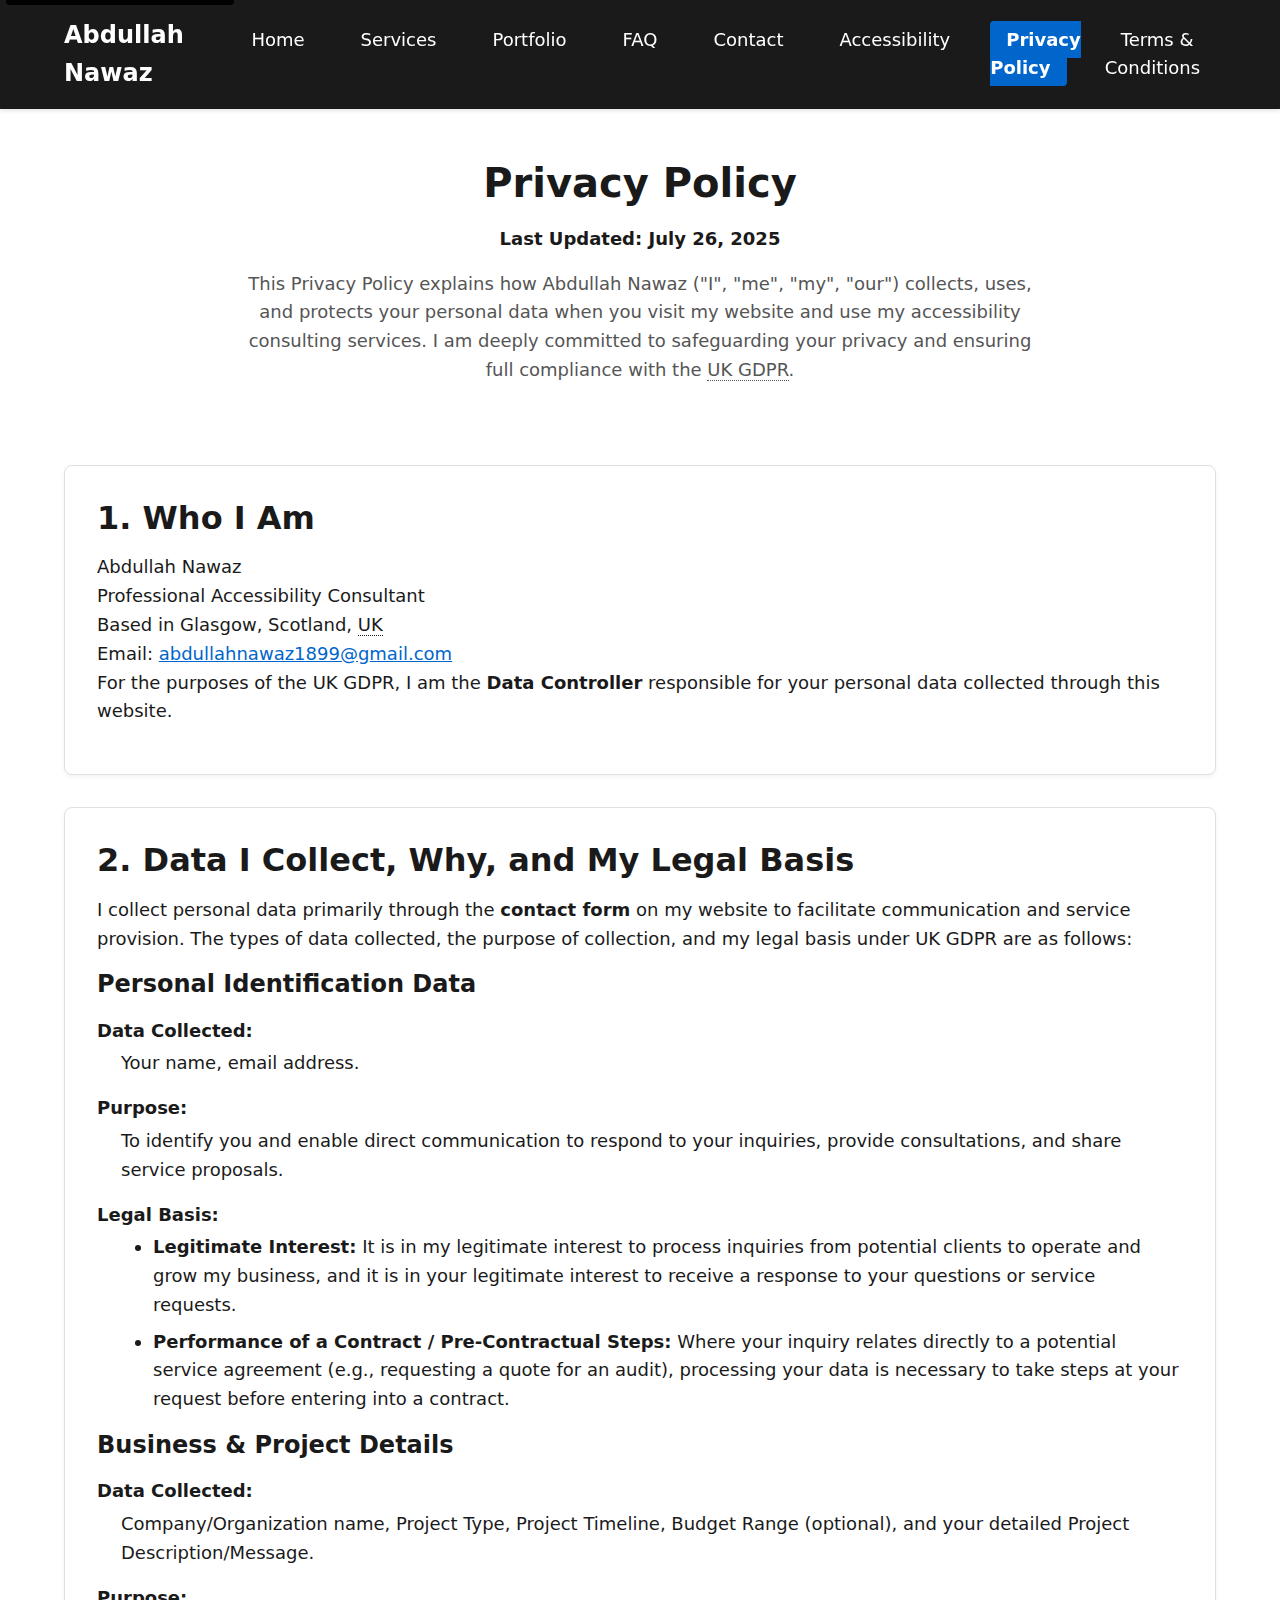
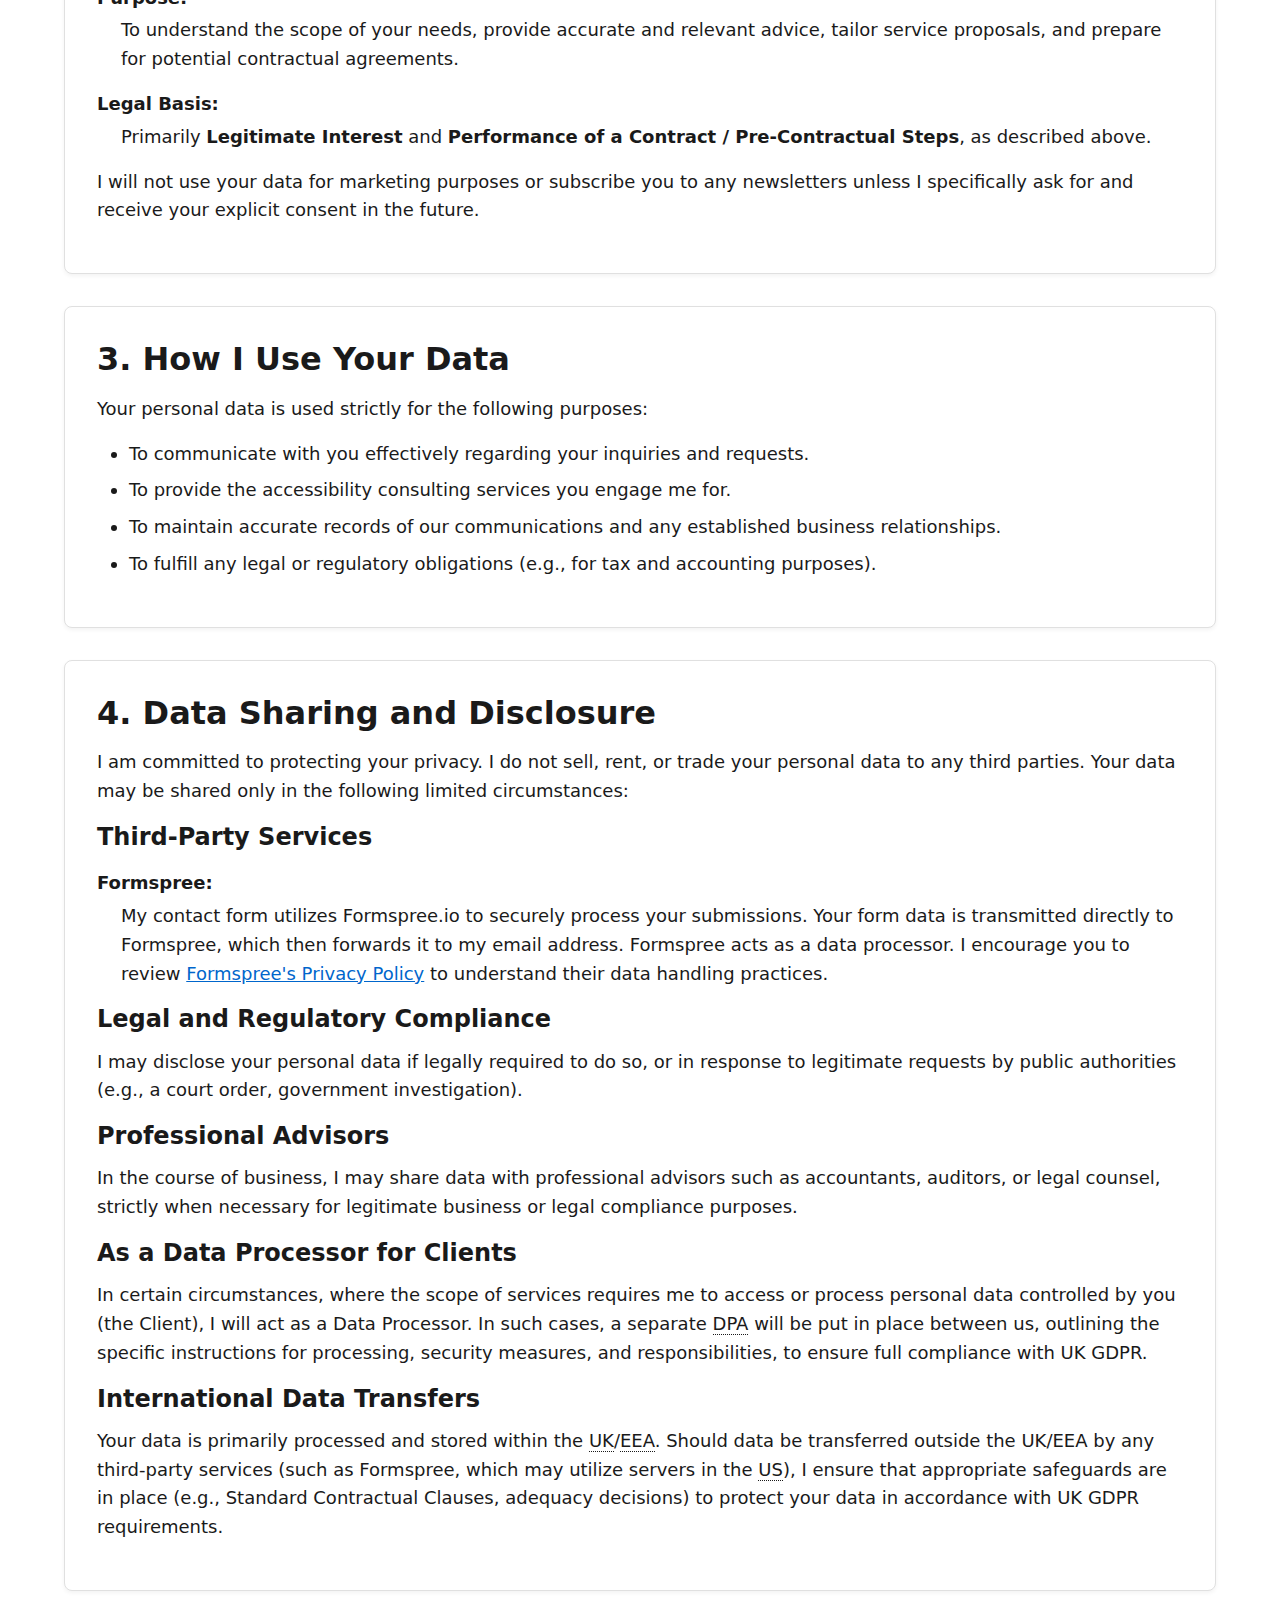
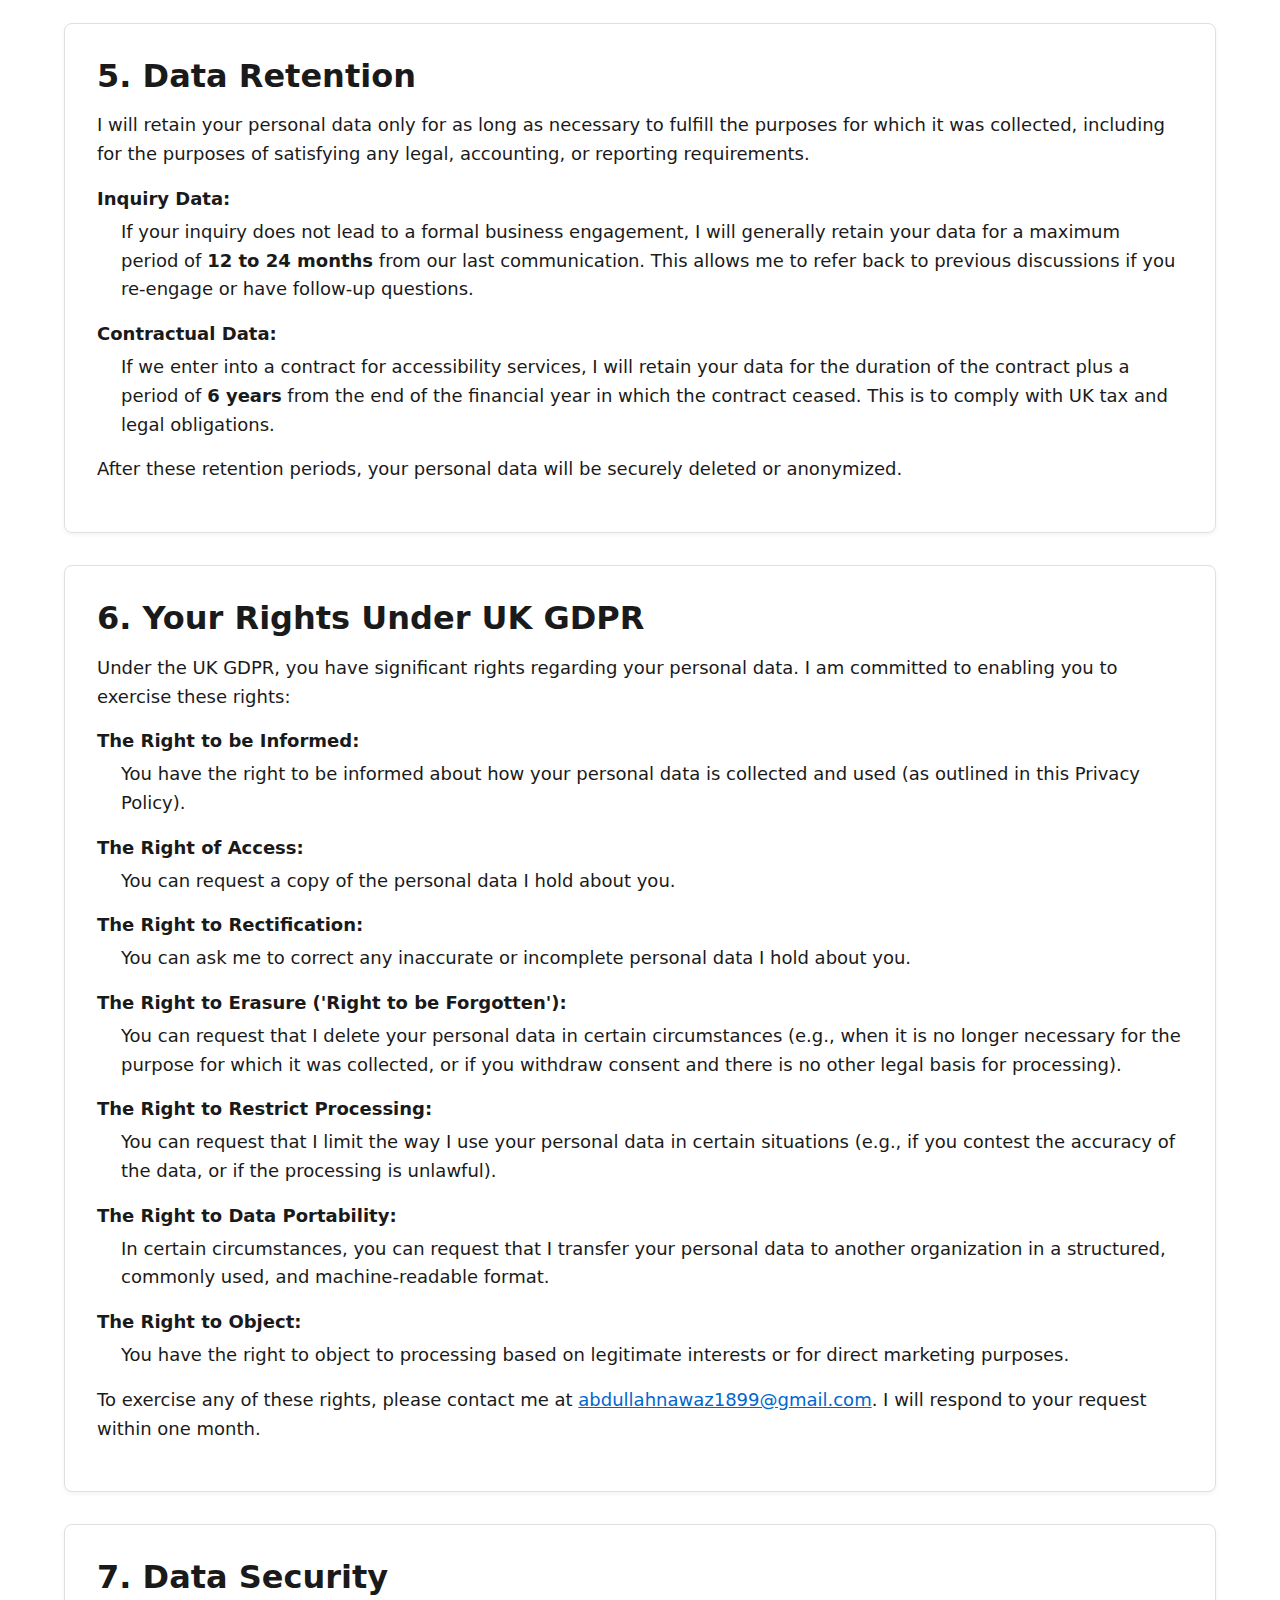
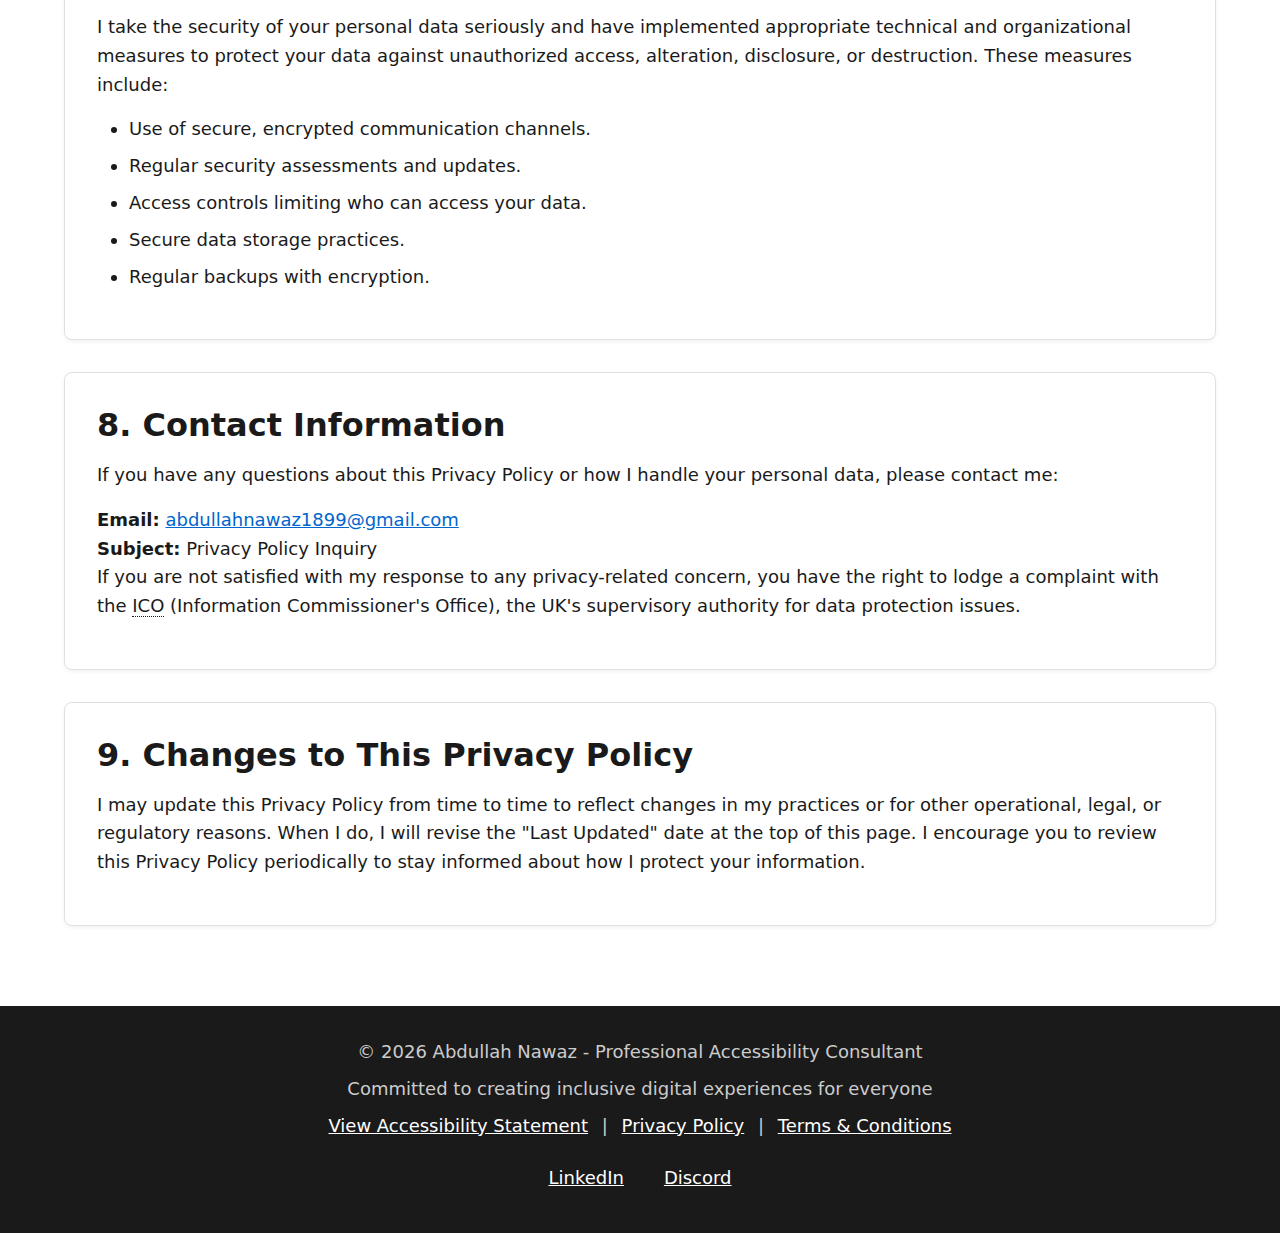
<file: privacy.html>
<!DOCTYPE html>
<html lang="en">
<head>
    <meta charset="UTF-8">
    <meta name="viewport" content="width=device-width, initial-scale=1.0">
    <title>Privacy Policy - Abdullah Nawaz</title>
    <meta name="description" content="Privacy Policy for Abdullah Nawaz, Professional Accessibility Consultant. Learn how your data is collected, used, and protected in compliance with UK GDPR.">
    <link rel="stylesheet" href="style.css">
    <link rel="icon" href="favicon.ico" type="image/x-icon">
</head>
<body>
    <a href="#main-content" class="skip-link">Skip to main content</a>

    <header role="banner">
        <div class="container">
            <div class="logo">
                <a href="index.html" aria-label="Abdullah Nawaz - Return to homepage">Abdullah Nawaz</a>
            </div>
            <button class="nav-toggle" type="button" aria-label="Toggle navigation menu" aria-controls="main-navigation" aria-expanded="false">
                <span class="sr-only">Toggle</span>
                <span class="hamburger"></span>
            </button>
            <nav id="main-navigation" aria-label="Main site navigation">
                <ul class="nav-menu">
                    <li><a href="index.html">Home</a></li>
                    <li><a href="services.html">Services</a></li>
                    <li><a href="portfolio.html">Portfolio</a></li>
                    <li><a href="faq.html">FAQ</a></li>
                    <li><a href="contact.html">Contact</a></li>
                    <li><a href="accessibility.html">Accessibility</a></li>
                    <li><a href="privacy.html" aria-current="page">Privacy Policy</a></li>
                    <li><a href="terms.html">Terms & Conditions</a></li>
                </ul>
            </nav>
        </div>
    </header>

    <main id="main-content" tabindex="-1">
        <div class="container">
            <article>
                <header class="hero-section">
                    <h1>Privacy Policy</h1>
                    <p><strong>Last Updated: <time datetime="2025-07-26">July 26, 2025</time></strong></p>
                    <p class="hero-description">This Privacy Policy explains how Abdullah Nawaz ("I", "me", "my", "our") collects, uses, and protects your personal data when you visit my website and use my accessibility consulting services. I am deeply committed to safeguarding your privacy and ensuring full compliance with the <abbr title="United Kingdom General Data Protection Regulation">UK GDPR</abbr>.</p>
                </header>

                <section class="card" aria-labelledby="who-i-am-heading">
                    <h2 id="who-i-am-heading">1. Who I Am</h2>
                    <address>
                        Abdullah Nawaz<br>
                        Professional Accessibility Consultant<br>
                        Based in Glasgow, Scotland, <abbr title="United Kingdom">UK</abbr><br>
                        Email: <a href="mailto:abdullahnawaz1899@gmail.com" aria-label="Send email to Abdullah Nawaz">abdullahnawaz1899@gmail.com</a>
                    </address>
                    <p>For the purposes of the UK GDPR, I am the <strong>Data Controller</strong> responsible for your personal data collected through this website.</p>
                </section>

                <section class="card" aria-labelledby="data-collection-heading">
                    <h2 id="data-collection-heading">2. Data I Collect, Why, and My Legal Basis</h2>
                    <p>I collect personal data primarily through the <strong>contact form</strong> on my website to facilitate communication and service provision. The types of data collected, the purpose of collection, and my legal basis under UK GDPR are as follows:</p>
                    
                    <h3 id="personal-id-data">Personal Identification Data</h3>
                    <dl>
                        <dt><strong>Data Collected:</strong></dt>
                        <dd>Your name, email address.</dd>
                        
                        <dt><strong>Purpose:</strong></dt>
                        <dd>To identify you and enable direct communication to respond to your inquiries, provide consultations, and share service proposals.</dd>
                        
                        <dt><strong>Legal Basis:</strong></dt>
                        <dd>
                            <ul>
                                <li><strong>Legitimate Interest:</strong> It is in my legitimate interest to process inquiries from potential clients to operate and grow my business, and it is in your legitimate interest to receive a response to your questions or service requests.</li>
                                <li><strong>Performance of a Contract / Pre-Contractual Steps:</strong> Where your inquiry relates directly to a potential service agreement (e.g., requesting a quote for an audit), processing your data is necessary to take steps at your request before entering into a contract.</li>
                            </ul>
                        </dd>
                    </dl>

                    <h3 id="business-project-data">Business & Project Details</h3>
                    <dl>
                        <dt><strong>Data Collected:</strong></dt>
                        <dd>Company/Organization name, Project Type, Project Timeline, Budget Range (optional), and your detailed Project Description/Message.</dd>
                        
                        <dt><strong>Purpose:</strong></dt>
                        <dd>To understand the scope of your needs, provide accurate and relevant advice, tailor service proposals, and prepare for potential contractual agreements.</dd>
                        
                        <dt><strong>Legal Basis:</strong></dt>
                        <dd>Primarily <strong>Legitimate Interest</strong> and <strong>Performance of a Contract / Pre-Contractual Steps</strong>, as described above.</dd>
                    </dl>

                    <p>I will not use your data for marketing purposes or subscribe you to any newsletters unless I specifically ask for and receive your explicit consent in the future.</p>
                </section>

                <section class="card" aria-labelledby="data-usage-heading">
                    <h2 id="data-usage-heading">3. How I Use Your Data</h2>
                    <p>Your personal data is used strictly for the following purposes:</p>
                    <ul>
                        <li>To communicate with you effectively regarding your inquiries and requests.</li>
                        <li>To provide the accessibility consulting services you engage me for.</li>
                        <li>To maintain accurate records of our communications and any established business relationships.</li>
                        <li>To fulfill any legal or regulatory obligations (e.g., for tax and accounting purposes).</li>
                    </ul>
                </section>

                <section class="card" aria-labelledby="data-sharing-heading">
                    <h2 id="data-sharing-heading">4. Data Sharing and Disclosure</h2>
                    <p>I am committed to protecting your privacy. I do not sell, rent, or trade your personal data to any third parties. Your data may be shared only in the following limited circumstances:</p>
                    
                    <h3 id="third-party-services">Third-Party Services</h3>
                    <dl>
                        <dt><strong>Formspree:</strong></dt>
                        <dd>My contact form utilizes Formspree.io to securely process your submissions. Your form data is transmitted directly to Formspree, which then forwards it to my email address. Formspree acts as a data processor. I encourage you to review <a href="https://formspree.io/legal/privacy" target="_blank" rel="noopener noreferrer" aria-label="Read Formspree's Privacy Policy (opens in new tab)">Formspree's Privacy Policy</a> to understand their data handling practices.</dd>
                    </dl>

                    <h3 id="legal-compliance">Legal and Regulatory Compliance</h3>
                    <p>I may disclose your personal data if legally required to do so, or in response to legitimate requests by public authorities (e.g., a court order, government investigation).</p>

                    <h3 id="professional-advisors">Professional Advisors</h3>
                    <p>In the course of business, I may share data with professional advisors such as accountants, auditors, or legal counsel, strictly when necessary for legitimate business or legal compliance purposes.</p>

                    <h3 id="data-processor-role">As a Data Processor for Clients</h3>
                    <p>In certain circumstances, where the scope of services requires me to access or process personal data controlled by you (the Client), I will act as a Data Processor. In such cases, a separate <abbr title="Data Processing Agreement">DPA</abbr> will be put in place between us, outlining the specific instructions for processing, security measures, and responsibilities, to ensure full compliance with UK GDPR.</p>

                    <h3 id="international-transfers">International Data Transfers</h3>
                    <p>Your data is primarily processed and stored within the <abbr title="United Kingdom">UK</abbr>/<abbr title="European Economic Area">EEA</abbr>. Should data be transferred outside the UK/EEA by any third-party services (such as Formspree, which may utilize servers in the <abbr title="United States">US</abbr>), I ensure that appropriate safeguards are in place (e.g., Standard Contractual Clauses, adequacy decisions) to protect your data in accordance with UK GDPR requirements.</p>
                </section>

                <section class="card" aria-labelledby="data-retention-heading">
                    <h2 id="data-retention-heading">5. Data Retention</h2>
                    <p>I will retain your personal data only for as long as necessary to fulfill the purposes for which it was collected, including for the purposes of satisfying any legal, accounting, or reporting requirements.</p>
                    
                    <dl>
                        <dt><strong>Inquiry Data:</strong></dt>
                        <dd>If your inquiry does not lead to a formal business engagement, I will generally retain your data for a maximum period of <strong>12 to 24 months</strong> from our last communication. This allows me to refer back to previous discussions if you re-engage or have follow-up questions.</dd>
                        
                        <dt><strong>Contractual Data:</strong></dt>
                        <dd>If we enter into a contract for accessibility services, I will retain your data for the duration of the contract plus a period of <strong>6 years</strong> from the end of the financial year in which the contract ceased. This is to comply with UK tax and legal obligations.</dd>
                    </dl>
                    
                    <p>After these retention periods, your personal data will be securely deleted or anonymized.</p>
                </section>

                <section class="card" aria-labelledby="your-rights-heading">
                    <h2 id="your-rights-heading">6. Your Rights Under UK GDPR</h2>
                    <p>Under the UK GDPR, you have significant rights regarding your personal data. I am committed to enabling you to exercise these rights:</p>
                    
                    <dl>
                        <dt><strong>The Right to be Informed:</strong></dt>
                        <dd>You have the right to be informed about how your personal data is collected and used (as outlined in this Privacy Policy).</dd>
                        
                        <dt><strong>The Right of Access:</strong></dt>
                        <dd>You can request a copy of the personal data I hold about you.</dd>
                        
                        <dt><strong>The Right to Rectification:</strong></dt>
                        <dd>You can ask me to correct any inaccurate or incomplete personal data I hold about you.</dd>
                        
                        <dt><strong>The Right to Erasure ('Right to be Forgotten'):</strong></dt>
                        <dd>You can request that I delete your personal data in certain circumstances (e.g., when it is no longer necessary for the purpose for which it was collected, or if you withdraw consent and there is no other legal basis for processing).</dd>
                        
                        <dt><strong>The Right to Restrict Processing:</strong></dt>
                        <dd>You can request that I limit the way I use your personal data in certain situations (e.g., if you contest the accuracy of the data, or if the processing is unlawful).</dd>
                        
                        <dt><strong>The Right to Data Portability:</strong></dt>
                        <dd>In certain circumstances, you can request that I transfer your personal data to another organization in a structured, commonly used, and machine-readable format.</dd>
                        
                        <dt><strong>The Right to Object:</strong></dt>
                        <dd>You have the right to object to processing based on legitimate interests or for direct marketing purposes.</dd>
                    </dl>

                    <p>To exercise any of these rights, please contact me at <a href="mailto:abdullahnawaz1899@gmail.com" aria-label="Send email to Abdullah Nawaz about data rights">abdullahnawaz1899@gmail.com</a>. I will respond to your request within one month.</p>
                </section>

                <section class="card" aria-labelledby="security-heading">
                    <h2 id="security-heading">7. Data Security</h2>
                    <p>I take the security of your personal data seriously and have implemented appropriate technical and organizational measures to protect your data against unauthorized access, alteration, disclosure, or destruction. These measures include:</p>
                    
                    <ul>
                        <li>Use of secure, encrypted communication channels.</li>
                        <li>Regular security assessments and updates.</li>
                        <li>Access controls limiting who can access your data.</li>
                        <li>Secure data storage practices.</li>
                        <li>Regular backups with encryption.</li>
                    </ul>
                </section>

                <section class="card" aria-labelledby="contact-heading">
                    <h2 id="contact-heading">8. Contact Information</h2>
                    <p>If you have any questions about this Privacy Policy or how I handle your personal data, please contact me:</p>
                    
                    <address>
                        <strong>Email:</strong> <a href="mailto:abdullahnawaz1899@gmail.com" aria-label="Send email to Abdullah Nawaz about privacy">abdullahnawaz1899@gmail.com</a><br>
                        <strong>Subject:</strong> Privacy Policy Inquiry
                    </address>
                    
                    <p>If you are not satisfied with my response to any privacy-related concern, you have the right to lodge a complaint with the <abbr title="Information Commissioner's Office">ICO</abbr> (Information Commissioner's Office), the UK's supervisory authority for data protection issues.</p>
                </section>

                <section class="card" aria-labelledby="changes-heading">
                    <h2 id="changes-heading">9. Changes to This Privacy Policy</h2>
                    <p>I may update this Privacy Policy from time to time to reflect changes in my practices or for other operational, legal, or regulatory reasons. When I do, I will revise the "Last Updated" date at the top of this page. I encourage you to review this Privacy Policy periodically to stay informed about how I protect your information.</p>
                </section>
            </article>
        </div>
    </main>

    <footer role="contentinfo">
        <div class="container">
            <div class="footer-content">
                <p>&copy; <span id="current-year">2025</span> Abdullah Nawaz - Professional Accessibility Consultant</p>
                <p>Committed to creating inclusive digital experiences for everyone</p>
                <nav aria-label="Footer navigation">
                    <p>
                        <a href="accessibility.html" class="footer-link-button">View Accessibility Statement</a> |
                        <a href="privacy.html" class="footer-link-button" aria-current="page">Privacy Policy</a> |
                        <a href="terms.html" class="footer-link-button">Terms & Conditions</a>
                    </p>
                </nav>
                <nav aria-label="Social media links">
                    <div class="social-links">
                        <a href="https://www.linkedin.com/in/abdullah-nawaz-627298344?utm_source=share&utm_campaign=share_via&utm_content=profile&utm_medium=ios_app" target="_blank" rel="noopener noreferrer" aria-label="Connect with Abdullah Nawaz on LinkedIn (opens in new tab)">
                            LinkedIn
                        </a>
                        <a href="https://discord.gg/pK9kKNqT7c" target="_blank" rel="noopener noreferrer" aria-label="Join Abdullah Nawaz's Discord server (opens in new tab)">
                            Discord
                        </a>
                    </div>
                </nav>
            </div>
        </div>
    </footer>

    <script src="script.js"></script>
</body>
</html>
</file>
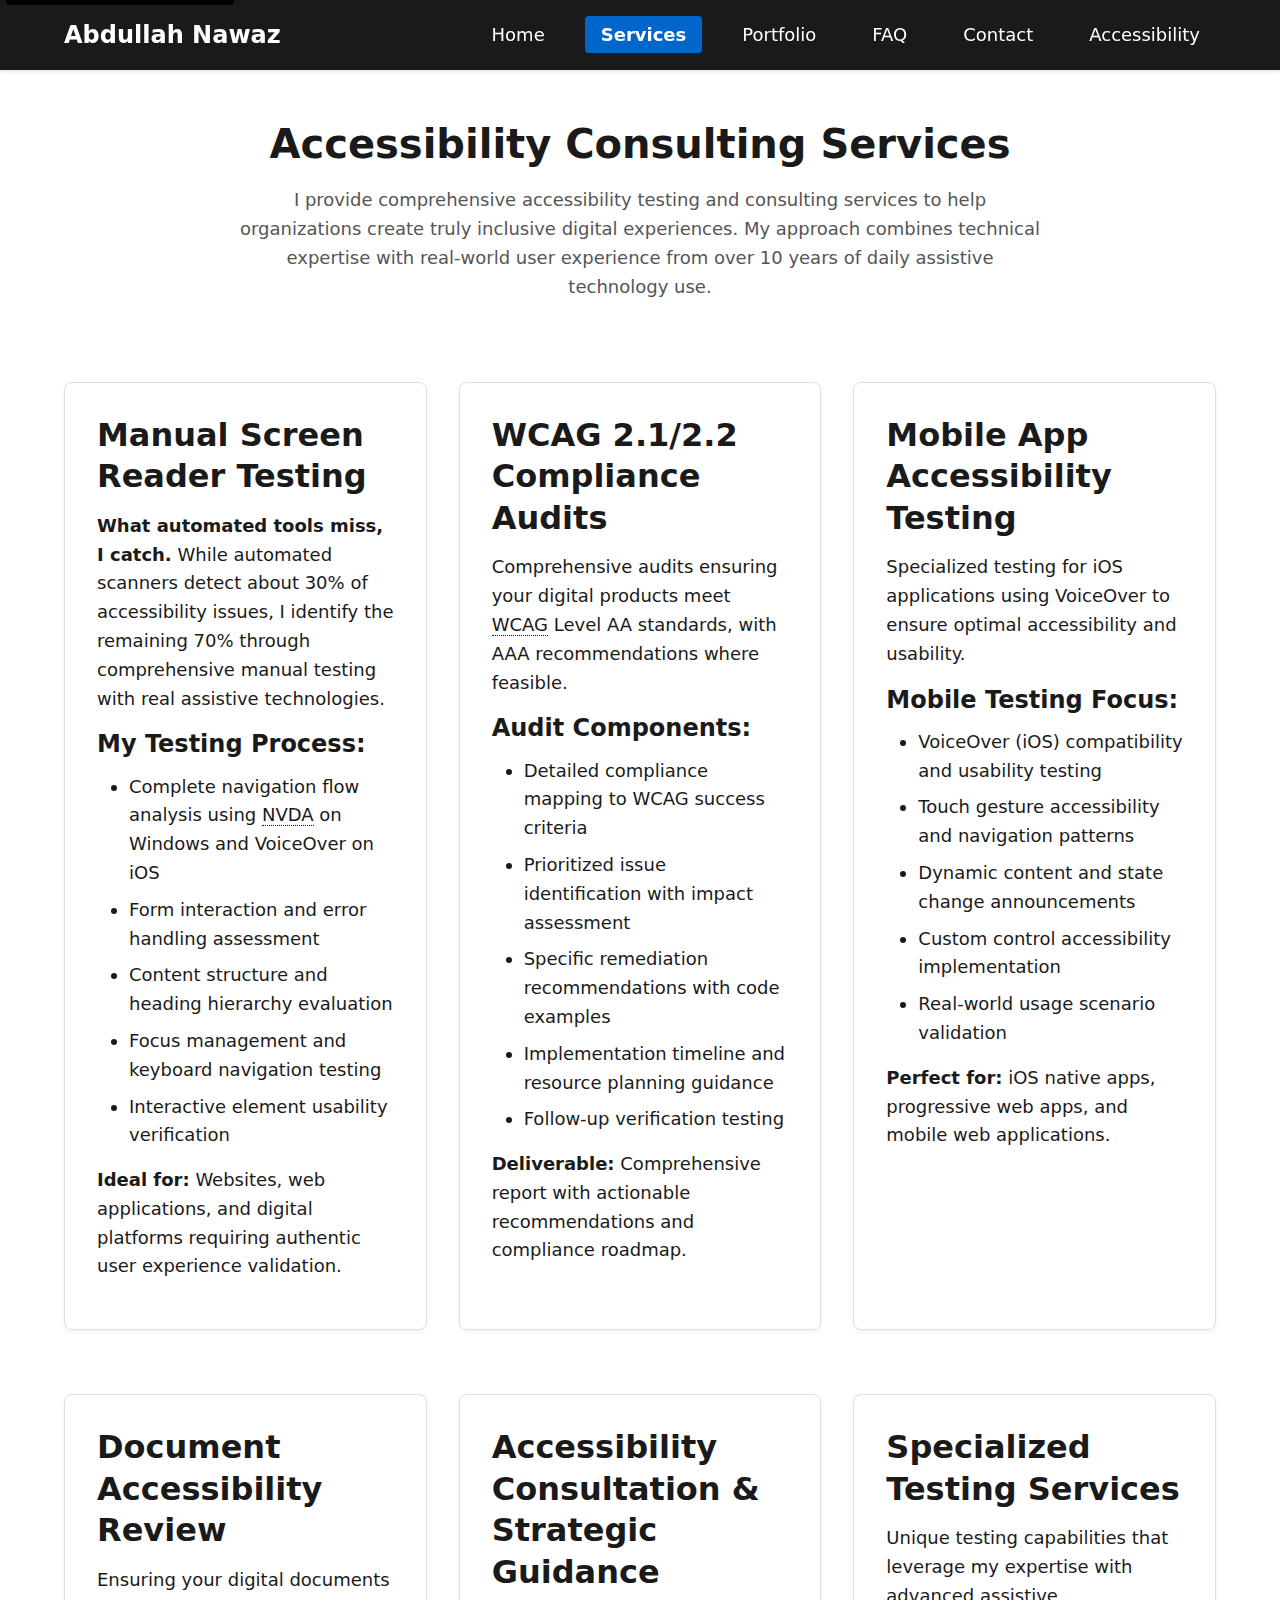
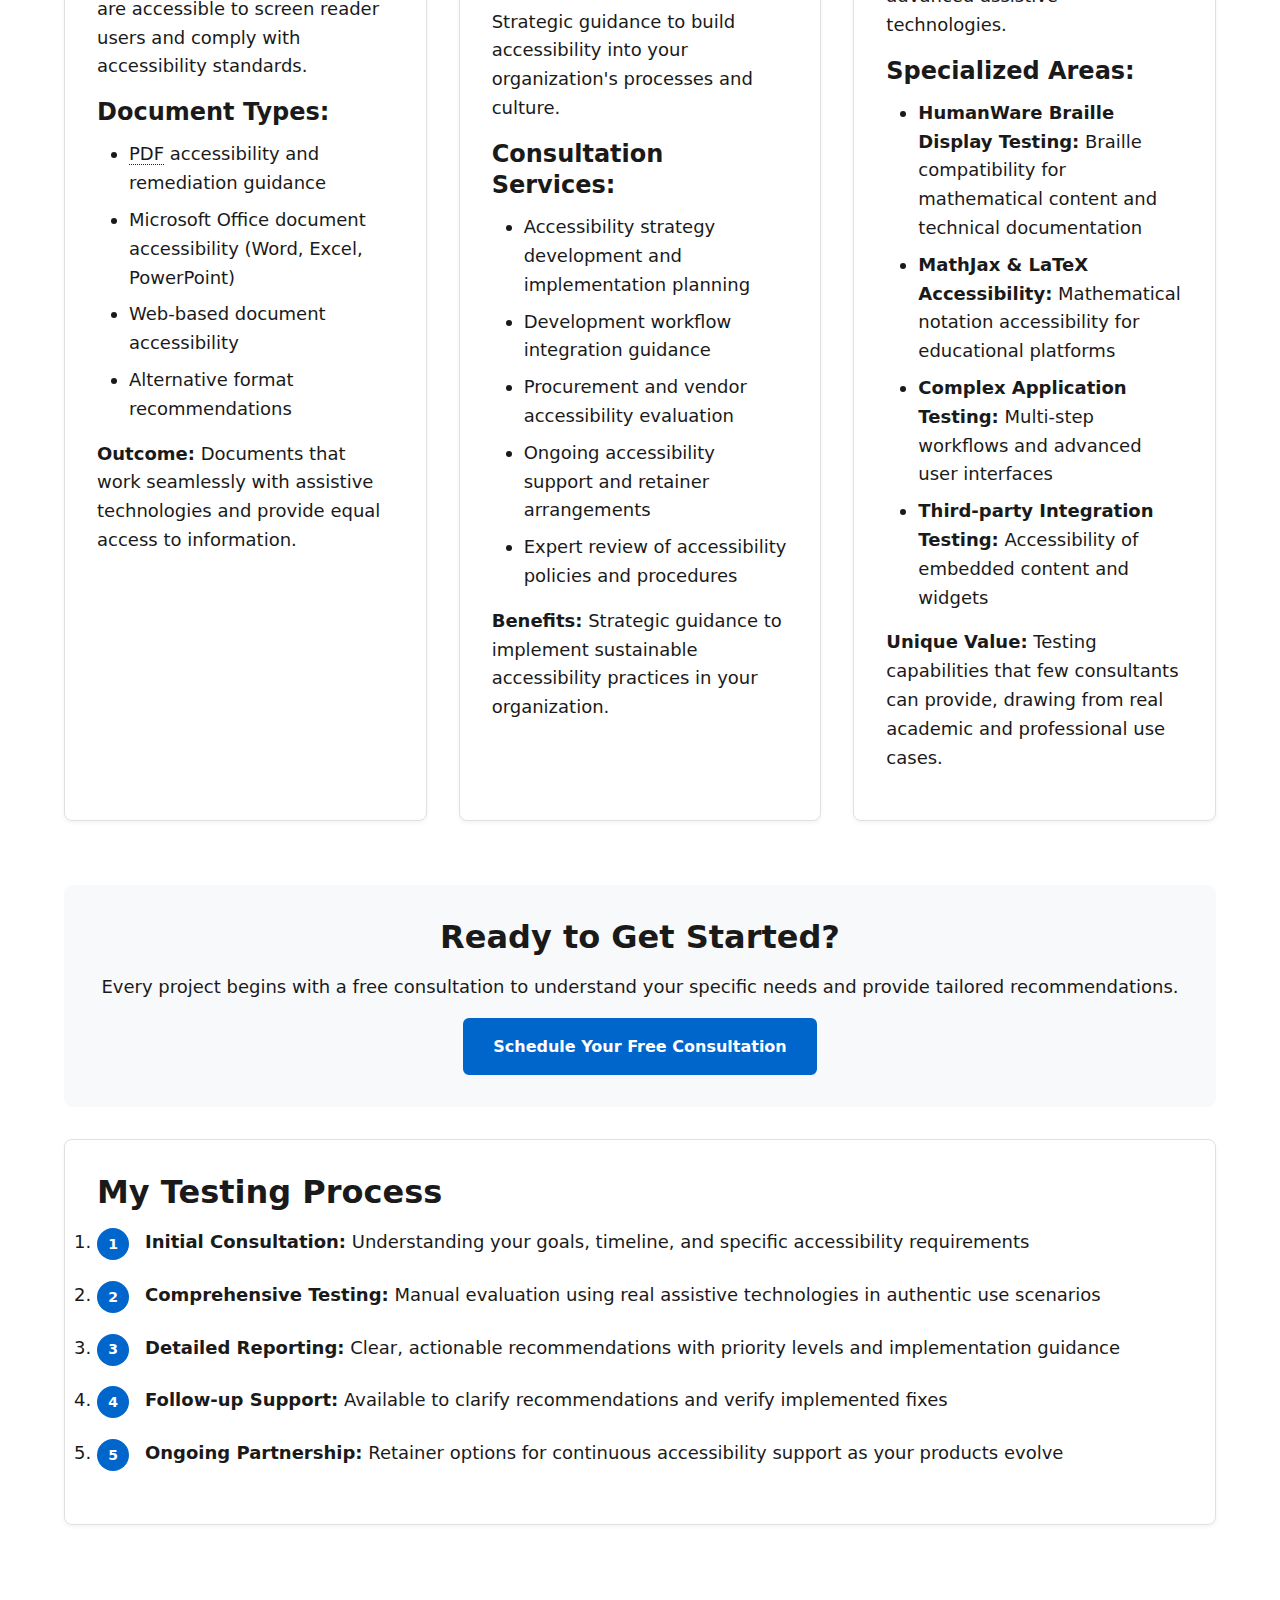
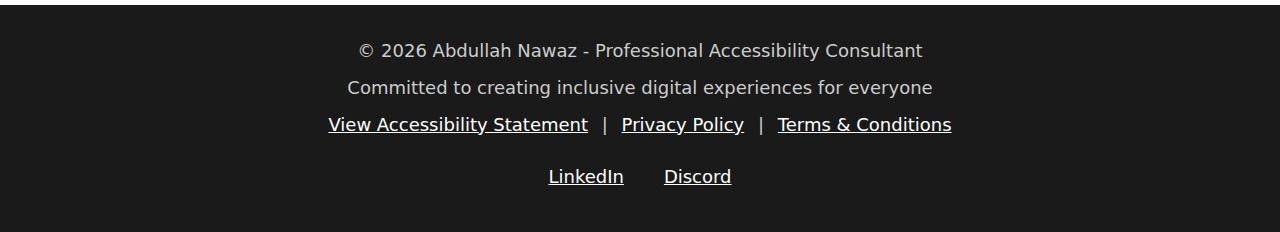
<file: services.html>
<!DOCTYPE html>
<html lang="en">
<head>
    <meta charset="UTF-8">
    <meta name="viewport" content="width=device-width, initial-scale=1.0">
    <title>Accessibility Consulting Services - Abdullah Nawaz</title>
    <meta name="description" content="Professional accessibility services including manual screen reader testing, WCAG compliance audits, and document accessibility reviews by an expert consultant.">
    <link rel="stylesheet" href="style.css">
    <link rel="icon" href="favicon.ico" type="image/x-icon">
</head>
<body>
    <a href="#main-content" class="skip-link">Skip to main content</a>

    <header role="banner">
        <div class="container">
            <div class="logo">
                <a href="index.html" aria-label="Abdullah Nawaz - Return to homepage">Abdullah Nawaz</a>
            </div>
            <button class="nav-toggle" type="button" aria-label="Toggle navigation menu" aria-controls="main-navigation" aria-expanded="false">
                <span class="sr-only">Toggle</span>
                <span class="hamburger"></span>
            </button>
            <nav id="main-navigation" aria-label="Main site navigation">
                <ul class="nav-menu">
                    <li><a href="index.html">Home</a></li>
                    <li><a href="services.html" aria-current="page">Services</a></li>
                    <li><a href="portfolio.html">Portfolio</a></li>
                    <li><a href="faq.html">FAQ</a></li>
                    <li><a href="contact.html">Contact</a></li>
                    <li><a href="accessibility.html">Accessibility</a></li>
                </ul>
            </nav>
        </div>
    </header>

    <main id="main-content" tabindex="-1">
        <div class="container">
            <header class="hero-section">
                <h1>Accessibility Consulting Services</h1>
                <p class="hero-description">I provide comprehensive accessibility testing and consulting services to help organizations create truly inclusive digital experiences. My approach combines technical expertise with real-world user experience from over 10 years of daily assistive technology use.</p>
            </header>

            <section class="services-grid">
                <article class="service-item card" aria-labelledby="manual-testing-heading">
                    <h2 id="manual-testing-heading">Manual Screen Reader Testing</h2>
                    <p><strong>What automated tools miss, I catch.</strong> While automated scanners detect about 30% of accessibility issues, I identify the remaining 70% through comprehensive manual testing with real assistive technologies.</p>
                    
                    <h3>My Testing Process:</h3>
                    <ul>
                        <li>Complete navigation flow analysis using <abbr title="NonVisual Desktop Access">NVDA</abbr> on Windows and VoiceOver on iOS</li>
                        <li>Form interaction and error handling assessment</li>
                        <li>Content structure and heading hierarchy evaluation</li>
                        <li>Focus management and keyboard navigation testing</li>
                        <li>Interactive element usability verification</li>
                    </ul>
                    
                    <p><strong>Ideal for:</strong> Websites, web applications, and digital platforms requiring authentic user experience validation.</p>
                </article>

                <article class="service-item card" aria-labelledby="wcag-compliance-heading">
                    <h2 id="wcag-compliance-heading">WCAG 2.1/2.2 Compliance Audits</h2>
                    <p>Comprehensive audits ensuring your digital products meet <abbr title="Web Content Accessibility Guidelines">WCAG</abbr> Level AA standards, with AAA recommendations where feasible.</p>
                    
                    <h3>Audit Components:</h3>
                    <ul>
                        <li>Detailed compliance mapping to WCAG success criteria</li>
                        <li>Prioritized issue identification with impact assessment</li>
                        <li>Specific remediation recommendations with code examples</li>
                        <li>Implementation timeline and resource planning guidance</li>
                        <li>Follow-up verification testing</li>
                    </ul>
                    
                    <p><strong>Deliverable:</strong> Comprehensive report with actionable recommendations and compliance roadmap.</p>
                </article>

                <article class="service-item card" aria-labelledby="mobile-app-heading">
                    <h2 id="mobile-app-heading">Mobile App Accessibility Testing</h2>
                    <p>Specialized testing for iOS applications using VoiceOver to ensure optimal accessibility and usability.</p>
                    
                    <h3>Mobile Testing Focus:</h3>
                    <ul>
                        <li>VoiceOver (iOS) compatibility and usability testing</li>
                        <li>Touch gesture accessibility and navigation patterns</li>
                        <li>Dynamic content and state change announcements</li>
                        <li>Custom control accessibility implementation</li>
                        <li>Real-world usage scenario validation</li>
                    </ul>
                    
                    <p><strong>Perfect for:</strong> iOS native apps, progressive web apps, and mobile web applications.</p>
                </article>

                <article class="service-item card" aria-labelledby="document-review-heading">
                    <h2 id="document-review-heading">Document Accessibility Review</h2>
                    <p>Ensuring your digital documents are accessible to screen reader users and comply with accessibility standards.</p>
                    
                    <h3>Document Types:</h3>
                    <ul>
                        <li><abbr title="Portable Document Format">PDF</abbr> accessibility and remediation guidance</li>
                        <li>Microsoft Office document accessibility (Word, Excel, PowerPoint)</li>
                        <li>Web-based document accessibility</li>
                        <li>Alternative format recommendations</li>
                    </ul>
                    
                    <p><strong>Outcome:</strong> Documents that work seamlessly with assistive technologies and provide equal access to information.</p>
                </article>

                <article class="service-item card" aria-labelledby="consultation-heading">
                    <h2 id="consultation-heading">Accessibility Consultation & Strategic Guidance</h2>
                    <p>Strategic guidance to build accessibility into your organization's processes and culture.</p>
                    
                    <h3>Consultation Services:</h3>
                    <ul>
                        <li>Accessibility strategy development and implementation planning</li>
                        <li>Development workflow integration guidance</li>
                        <li>Procurement and vendor accessibility evaluation</li>
                        <li>Ongoing accessibility support and retainer arrangements</li>
                        <li>Expert review of accessibility policies and procedures</li>
                    </ul>
                    
                    <p><strong>Benefits:</strong> Strategic guidance to implement sustainable accessibility practices in your organization.</p>
                </article>

                <article class="service-item card" aria-labelledby="specialized-heading">
                    <h2 id="specialized-heading">Specialized Testing Services</h2>
                    <p>Unique testing capabilities that leverage my expertise with advanced assistive technologies.</p>
                    
                    <h3>Specialized Areas:</h3>
                    <ul>
                        <li><strong>HumanWare Braille Display Testing:</strong> Braille compatibility for mathematical content and technical documentation</li>
                        <li><strong>MathJax & LaTeX Accessibility:</strong> Mathematical notation accessibility for educational platforms</li>
                        <li><strong>Complex Application Testing:</strong> Multi-step workflows and advanced user interfaces</li>
                        <li><strong>Third-party Integration Testing:</strong> Accessibility of embedded content and widgets</li>
                    </ul>
                    
                    <p><strong>Unique Value:</strong> Testing capabilities that few consultants can provide, drawing from real academic and professional use cases.</p>
                </article>
            </section>

            <section class="cta-section" aria-labelledby="cta-heading">
                <h2 id="cta-heading">Ready to Get Started?</h2>
                <p>Every project begins with a free consultation to understand your specific needs and provide tailored recommendations.</p>
                <a href="contact.html" class="btn btn-primary" aria-label="Contact Abdullah Nawaz to discuss your accessibility needs">Schedule Your Free Consultation</a>
            </section>

            <section class="process-section card" aria-labelledby="process-heading">
                <h2 id="process-heading">My Testing Process</h2>
                <ol>
                    <li><strong>Initial Consultation:</strong> Understanding your goals, timeline, and specific accessibility requirements</li>
                    <li><strong>Comprehensive Testing:</strong> Manual evaluation using real assistive technologies in authentic use scenarios</li>
                    <li><strong>Detailed Reporting:</strong> Clear, actionable recommendations with priority levels and implementation guidance</li>
                    <li><strong>Follow-up Support:</strong> Available to clarify recommendations and verify implemented fixes</li>
                    <li><strong>Ongoing Partnership:</strong> Retainer options for continuous accessibility support as your products evolve</li>
                </ol>
            </section>
        </div>
    </main>

    <footer role="contentinfo">
        <div class="container">
            <div class="footer-content">
                <p>&copy; <span id="current-year">2025</span> Abdullah Nawaz - Professional Accessibility Consultant</p>
                <p>Committed to creating inclusive digital experiences for everyone</p>
                <nav aria-label="Footer navigation">
                    <p>
                        <a href="accessibility.html" class="footer-link-button">View Accessibility Statement</a> |
                        <a href="privacy.html" class="footer-link-button">Privacy Policy</a> |
                        <a href="terms.html" class="footer-link-button">Terms & Conditions</a>
                    </p>
                </nav>
                <nav aria-label="Social media links">
                    <div class="social-links">
                        <a href="https://www.linkedin.com/in/abdullah-nawaz-627298344?utm_source=share&utm_campaign=share_via&utm_content=profile&utm_medium=ios_app" target="_blank" rel="noopener noreferrer" aria-label="Connect with Abdullah Nawaz on LinkedIn (opens in new tab)">
                            LinkedIn
                        </a>
                        <a href="https://discord.gg/pK9kKNqT7c" target="_blank" rel="noopener noreferrer" aria-label="Join Abdullah Nawaz's Discord server (opens in new tab)">
                            Discord
                        </a>
                    </div>
                </nav>
            </div>
        </div>
    </footer>

    <script src="script.js"></script>
</body>
</html>
</file>
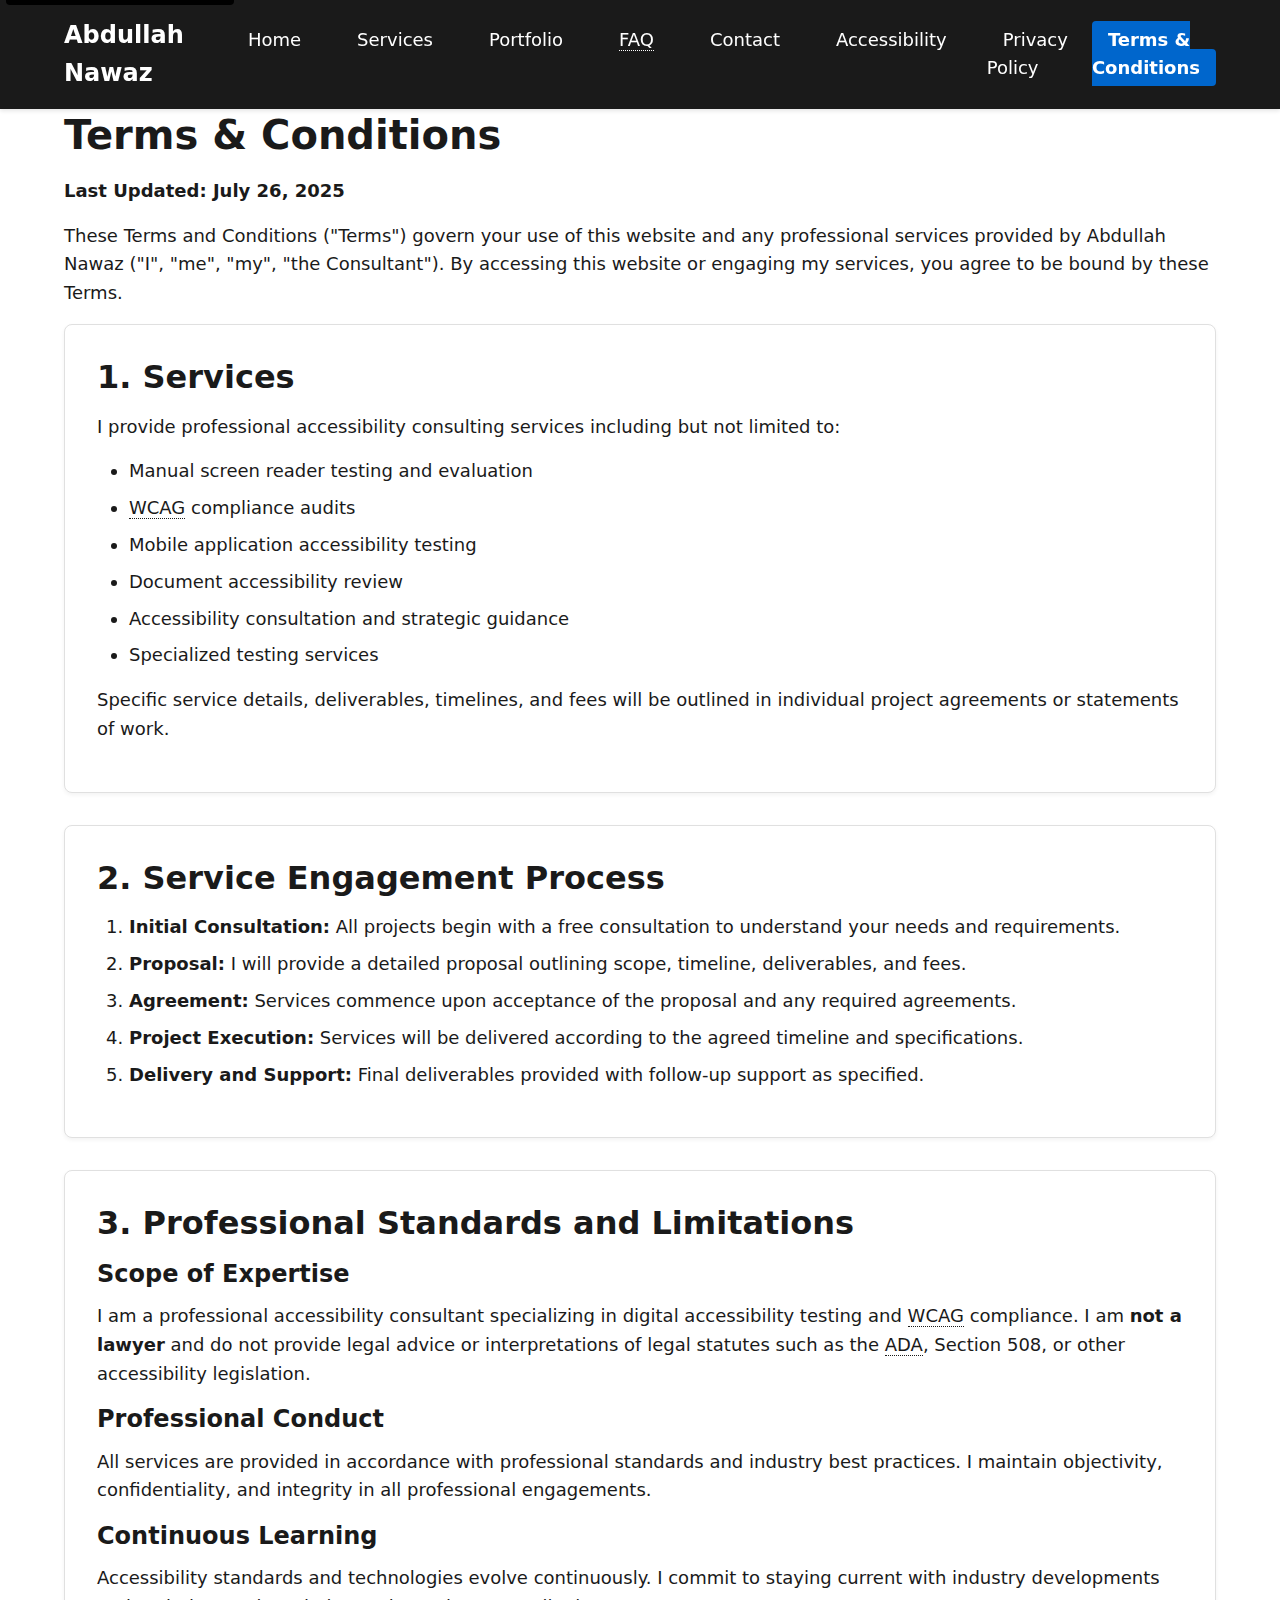
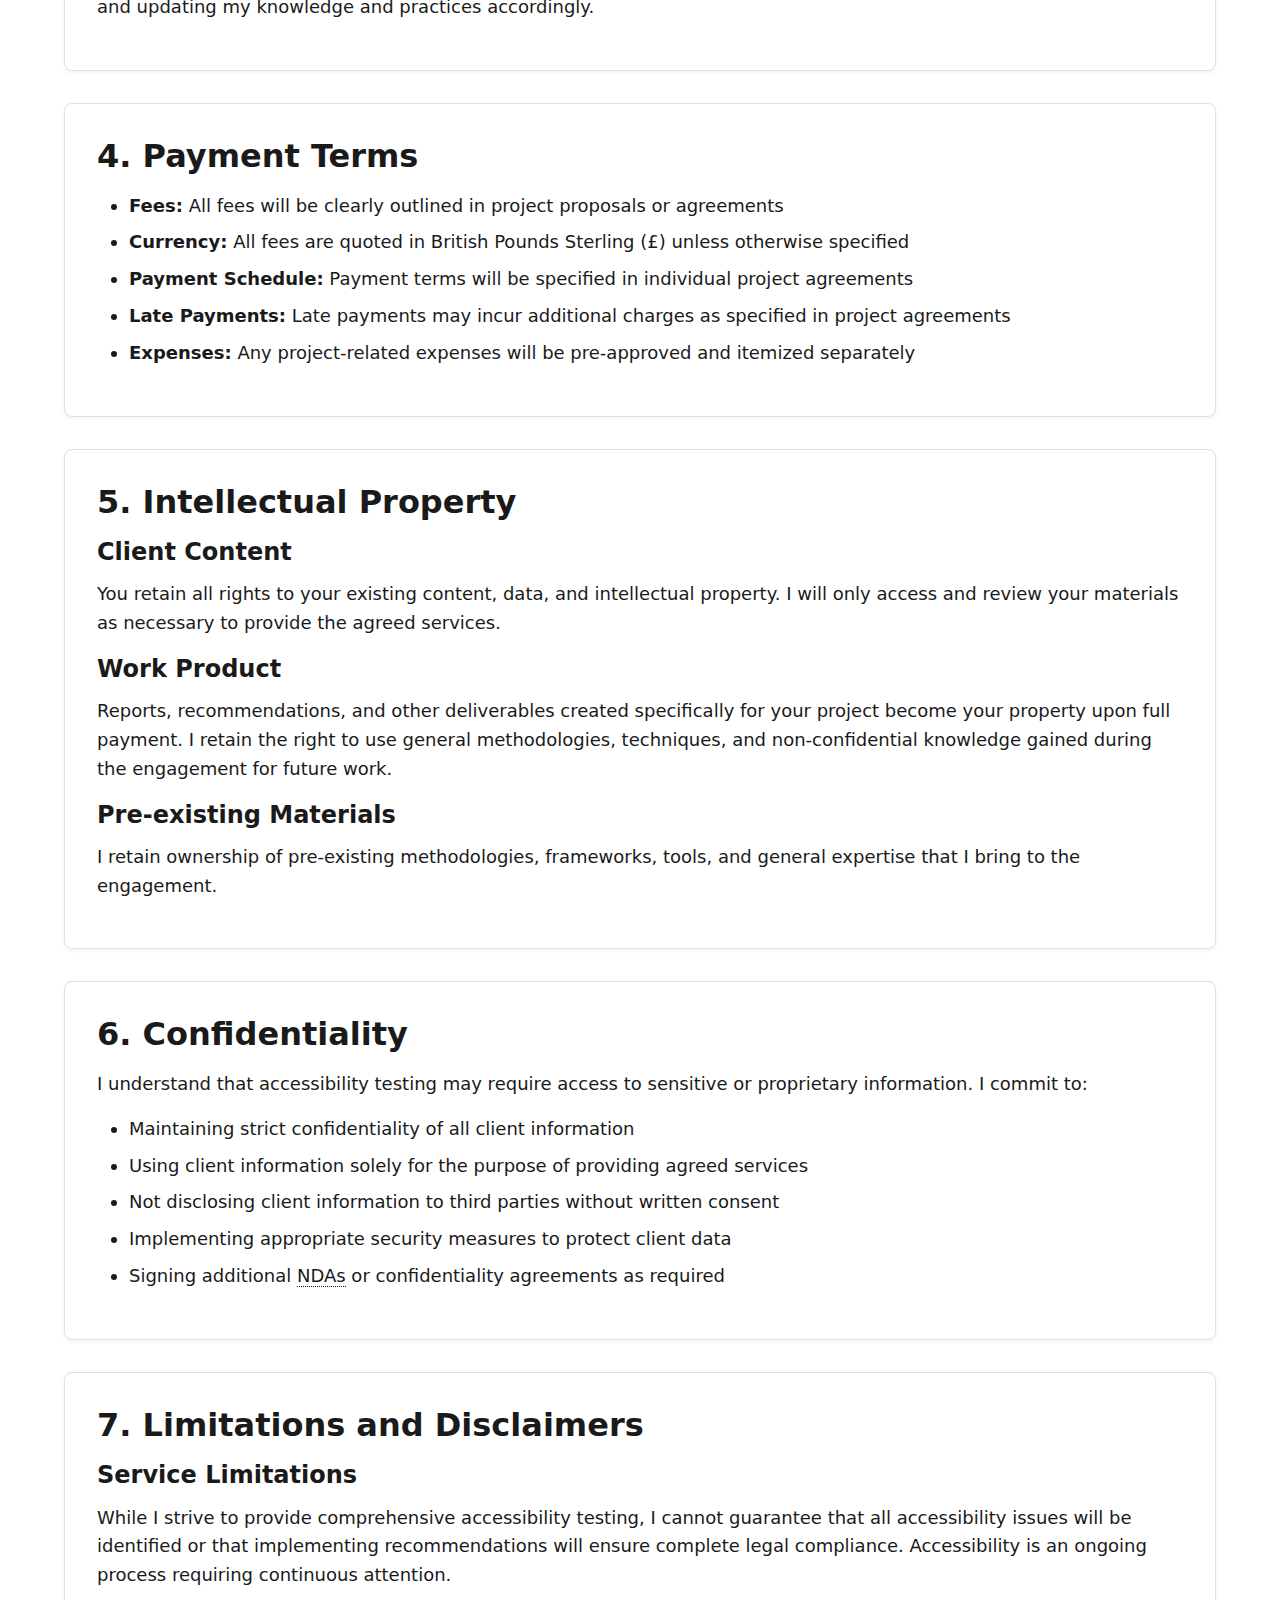
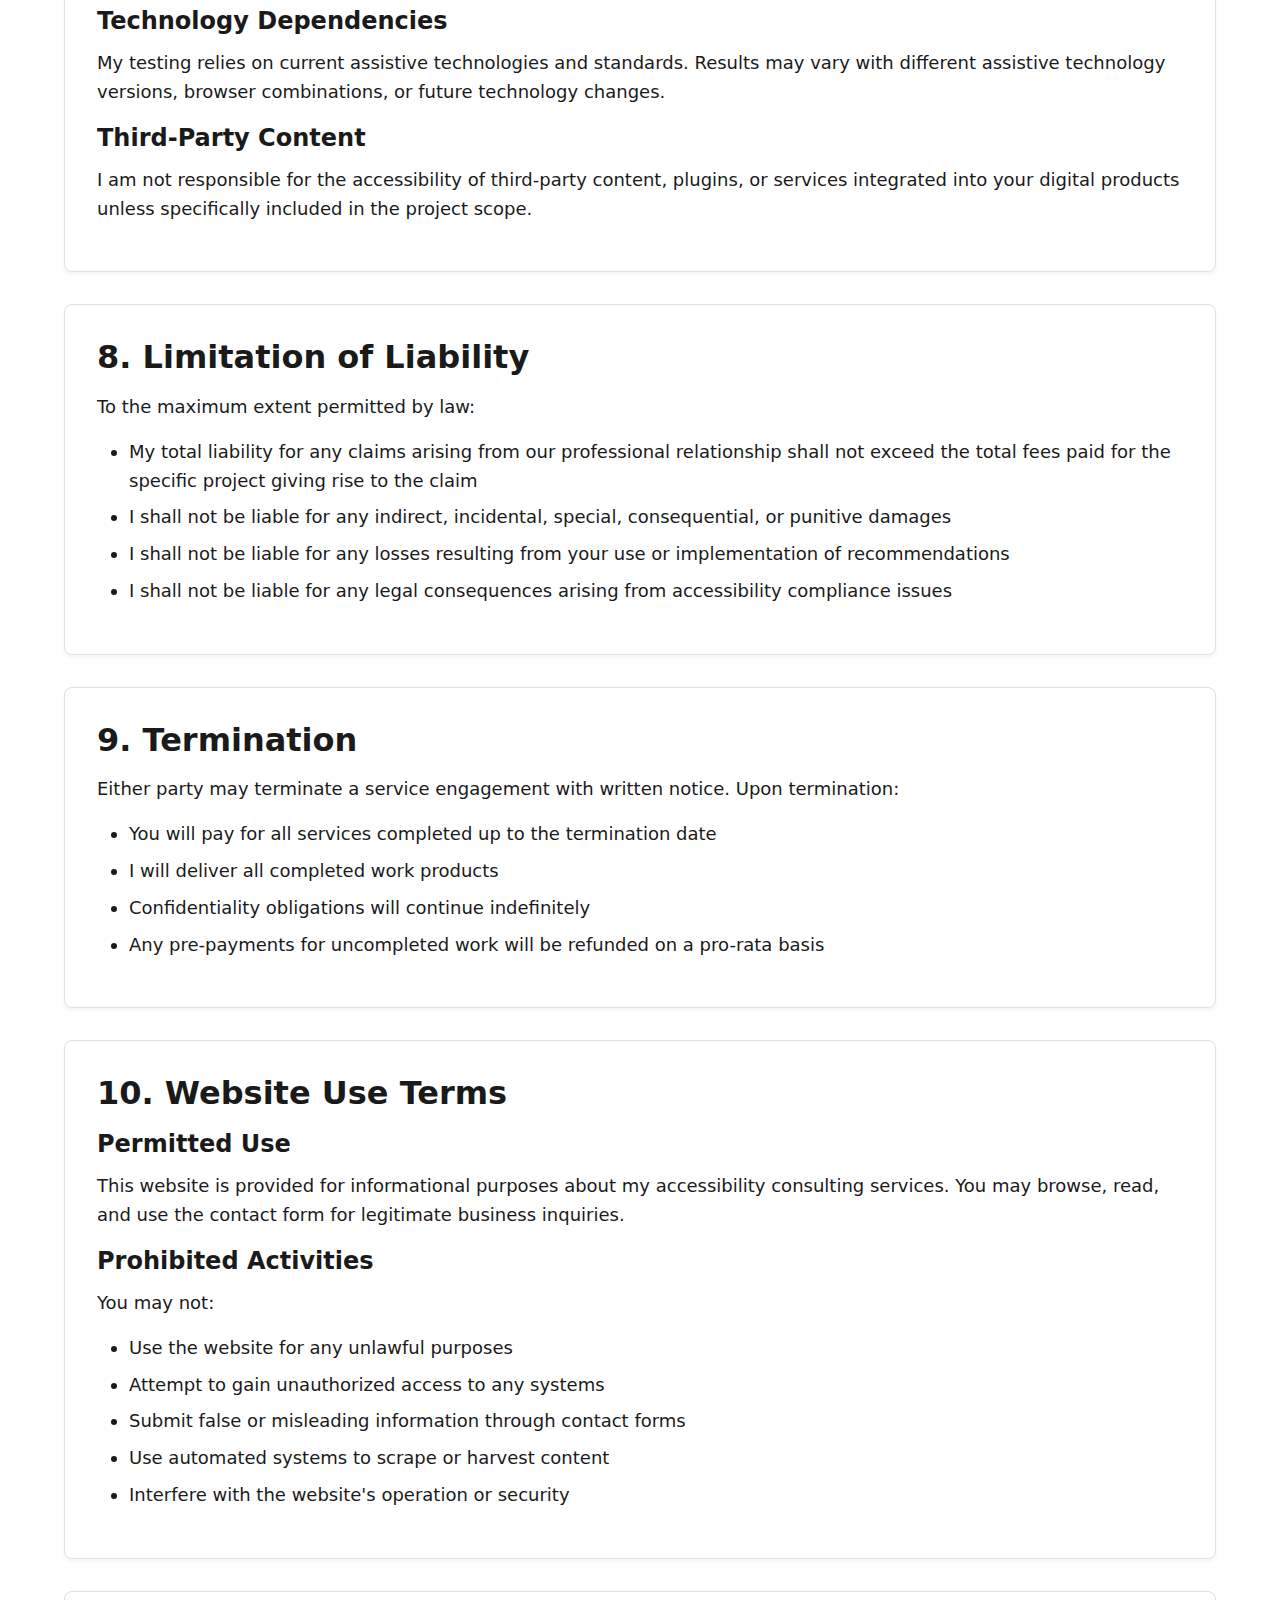
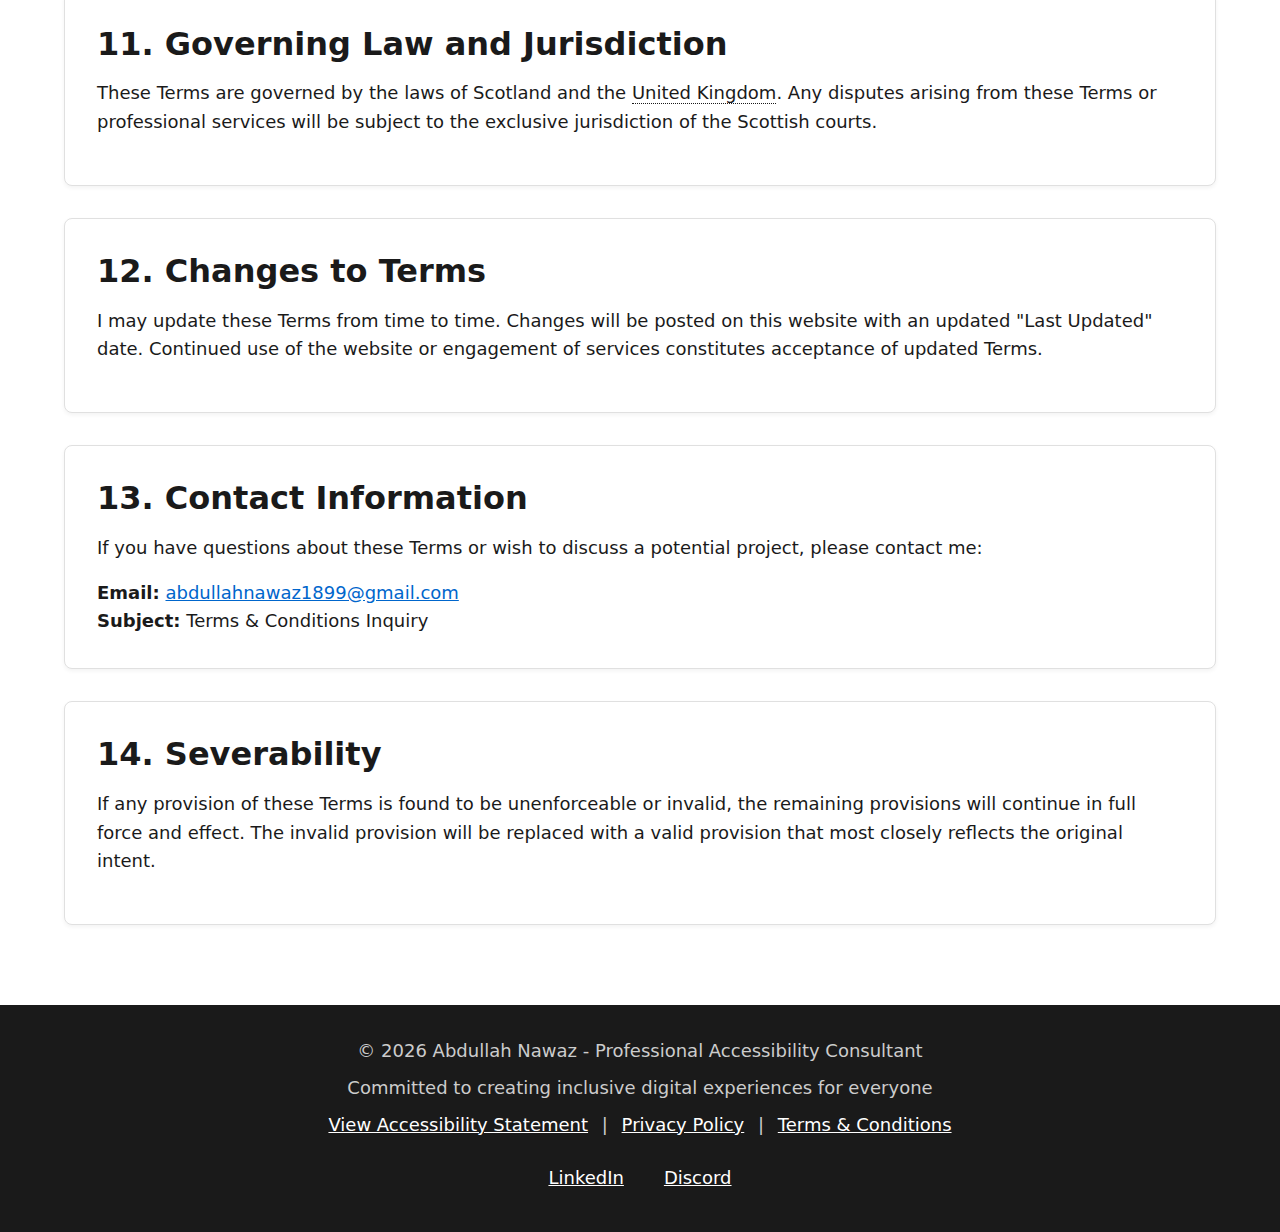
<file: terms.html>
<!DOCTYPE html>
<html lang="en">
<head>
    <meta charset="UTF-8">
    <meta name="viewport" content="width=device-width, initial-scale=1.0">
    <title>Terms & Conditions - Abdullah Nawaz</title>
    <meta name="description" content="Terms and Conditions for Abdullah Nawaz accessibility consulting services. Legal framework for professional accessibility consulting engagements.">
    <link rel="stylesheet" href="style.css">
    <link rel="icon" href="favicon.ico" type="image/x-icon">
</head>
<body>
    <a href="#main-content" class="skip-link">Skip to main content</a>

    <header role="banner">
        <div class="container">
            <div class="logo">
                <a href="index.html" aria-label="Abdullah Nawaz - Return to homepage">Abdullah Nawaz</a>
            </div>
            <button class="nav-toggle" type="button" aria-label="Toggle navigation menu" aria-controls="main-navigation" aria-expanded="false">
                <span class="sr-only">Toggle</span>
                <span class="hamburger"></span>
            </button>
            <nav id="main-navigation" aria-label="Main site navigation">
                <ul class="nav-menu">
                    <li><a href="index.html">Home</a></li>
                    <li><a href="services.html">Services</a></li>
                    <li><a href="portfolio.html">Portfolio</a></li>
                    <li><a href="faq.html"><abbr title="Frequently Asked Questions">FAQ</abbr></a></li>
                    <li><a href="contact.html">Contact</a></li>
                    <li><a href="accessibility.html">Accessibility</a></li>
                    <li><a href="privacy.html">Privacy Policy</a></li>
                    <li><a href="terms.html" aria-current="page">Terms & Conditions</a></li>
                </ul>
            </nav>
        </div>
    </header>

    <main id="main-content" tabindex="-1">
        <div class="container">
            <article>
                <header>
                    <h1>Terms & Conditions</h1>
                    <p><strong>Last Updated: <time datetime="2025-07-26">July 26, 2025</time></strong></p>
                </header>

                <p>These Terms and Conditions ("Terms") govern your use of this website and any professional services provided by Abdullah Nawaz ("I", "me", "my", "the Consultant"). By accessing this website or engaging my services, you agree to be bound by these Terms.</p>

                <section class="card" aria-labelledby="services-heading">
                    <h2 id="services-heading">1. Services</h2>
                    <p>I provide professional accessibility consulting services including but not limited to:</p>
                    <ul>
                        <li>Manual screen reader testing and evaluation</li>
                        <li><abbr title="Web Content Accessibility Guidelines">WCAG</abbr> compliance audits</li>
                        <li>Mobile application accessibility testing</li>
                        <li>Document accessibility review</li>
                        <li>Accessibility consultation and strategic guidance</li>
                        <li>Specialized testing services</li>
                    </ul>
                    <p>Specific service details, deliverables, timelines, and fees will be outlined in individual project agreements or statements of work.</p>
                </section>

                <section class="card" aria-labelledby="engagement-heading">
                    <h2 id="engagement-heading">2. Service Engagement Process</h2>
                    <ol>
                        <li><strong>Initial Consultation:</strong> All projects begin with a free consultation to understand your needs and requirements.</li>
                        <li><strong>Proposal:</strong> I will provide a detailed proposal outlining scope, timeline, deliverables, and fees.</li>
                        <li><strong>Agreement:</strong> Services commence upon acceptance of the proposal and any required agreements.</li>
                        <li><strong>Project Execution:</strong> Services will be delivered according to the agreed timeline and specifications.</li>
                        <li><strong>Delivery and Support:</strong> Final deliverables provided with follow-up support as specified.</li>
                    </ol>
                </section>

                <section class="card" aria-labelledby="professional-standards-heading">
                    <h2 id="professional-standards-heading">3. Professional Standards and Limitations</h2>
                    <h3>Scope of Expertise</h3>
                    <p>I am a professional accessibility consultant specializing in digital accessibility testing and <abbr title="Web Content Accessibility Guidelines">WCAG</abbr> compliance. I am <strong>not a lawyer</strong> and do not provide legal advice or interpretations of legal statutes such as the <abbr title="Americans with Disabilities Act">ADA</abbr>, Section 508, or other accessibility legislation.</p>
                    
                    <h3>Professional Conduct</h3>
                    <p>All services are provided in accordance with professional standards and industry best practices. I maintain objectivity, confidentiality, and integrity in all professional engagements.</p>
                    
                    <h3>Continuous Learning</h3>
                    <p>Accessibility standards and technologies evolve continuously. I commit to staying current with industry developments and updating my knowledge and practices accordingly.</p>
                </section>

                <section class="card" aria-labelledby="payment-terms-heading">
                    <h2 id="payment-terms-heading">4. Payment Terms</h2>
                    <ul>
                        <li><strong>Fees:</strong> All fees will be clearly outlined in project proposals or agreements</li>
                        <li><strong>Currency:</strong> All fees are quoted in British Pounds Sterling (£) unless otherwise specified</li>
                        <li><strong>Payment Schedule:</strong> Payment terms will be specified in individual project agreements</li>
                        <li><strong>Late Payments:</strong> Late payments may incur additional charges as specified in project agreements</li>
                        <li><strong>Expenses:</strong> Any project-related expenses will be pre-approved and itemized separately</li>
                    </ul>
                </section>

                <section class="card" aria-labelledby="intellectual-property-heading">
                    <h2 id="intellectual-property-heading">5. Intellectual Property</h2>
                    <h3>Client Content</h3>
                    <p>You retain all rights to your existing content, data, and intellectual property. I will only access and review your materials as necessary to provide the agreed services.</p>
                    
                    <h3>Work Product</h3>
                    <p>Reports, recommendations, and other deliverables created specifically for your project become your property upon full payment. I retain the right to use general methodologies, techniques, and non-confidential knowledge gained during the engagement for future work.</p>
                    
                    <h3>Pre-existing Materials</h3>
                    <p>I retain ownership of pre-existing methodologies, frameworks, tools, and general expertise that I bring to the engagement.</p>
                </section>

                <section class="card" aria-labelledby="confidentiality-heading">
                    <h2 id="confidentiality-heading">6. Confidentiality</h2>
                    <p>I understand that accessibility testing may require access to sensitive or proprietary information. I commit to:</p>
                    <ul>
                        <li>Maintaining strict confidentiality of all client information</li>
                        <li>Using client information solely for the purpose of providing agreed services</li>
                        <li>Not disclosing client information to third parties without written consent</li>
                        <li>Implementing appropriate security measures to protect client data</li>
                        <li>Signing additional <abbr title="Non-Disclosure Agreements">NDAs</abbr> or confidentiality agreements as required</li>
                    </ul>
                </section>

                <section class="card" aria-labelledby="limitations-heading">
                    <h2 id="limitations-heading">7. Limitations and Disclaimers</h2>
                    <h3>Service Limitations</h3>
                    <p>While I strive to provide comprehensive accessibility testing, I cannot guarantee that all accessibility issues will be identified or that implementing recommendations will ensure complete legal compliance. Accessibility is an ongoing process requiring continuous attention.</p>
                    
                    <h3>Technology Dependencies</h3>
                    <p>My testing relies on current assistive technologies and standards. Results may vary with different assistive technology versions, browser combinations, or future technology changes.</p>
                    
                    <h3>Third-Party Content</h3>
                    <p>I am not responsible for the accessibility of third-party content, plugins, or services integrated into your digital products unless specifically included in the project scope.</p>
                </section>

                <section class="card" aria-labelledby="liability-heading">
                    <h2 id="liability-heading">8. Limitation of Liability</h2>
                    <p>To the maximum extent permitted by law:</p>
                    <ul>
                        <li>My total liability for any claims arising from our professional relationship shall not exceed the total fees paid for the specific project giving rise to the claim</li>
                        <li>I shall not be liable for any indirect, incidental, special, consequential, or punitive damages</li>
                        <li>I shall not be liable for any losses resulting from your use or implementation of recommendations</li>
                        <li>I shall not be liable for any legal consequences arising from accessibility compliance issues</li>
                    </ul>
                </section>

                <section class="card" aria-labelledby="termination-heading">
                    <h2 id="termination-heading">9. Termination</h2>
                    <p>Either party may terminate a service engagement with written notice. Upon termination:</p>
                    <ul>
                        <li>You will pay for all services completed up to the termination date</li>
                        <li>I will deliver all completed work products</li>
                        <li>Confidentiality obligations will continue indefinitely</li>
                        <li>Any pre-payments for uncompleted work will be refunded on a pro-rata basis</li>
                    </ul>
                </section>

                <section class="card" aria-labelledby="website-terms-heading">
                    <h2 id="website-terms-heading">10. Website Use Terms</h2>
                    <h3>Permitted Use</h3>
                    <p>This website is provided for informational purposes about my accessibility consulting services. You may browse, read, and use the contact form for legitimate business inquiries.</p>
                    
                    <h3>Prohibited Activities</h3>
                    <p>You may not:</p>
                    <ul>
                        <li>Use the website for any unlawful purposes</li>
                        <li>Attempt to gain unauthorized access to any systems</li>
                        <li>Submit false or misleading information through contact forms</li>
                        <li>Use automated systems to scrape or harvest content</li>
                        <li>Interfere with the website's operation or security</li>
                    </ul>
                </section>

                <section class="card" aria-labelledby="governing-law-heading">
                    <h2 id="governing-law-heading">11. Governing Law and Jurisdiction</h2>
                    <p>These Terms are governed by the laws of Scotland and the <abbr title="United Kingdom">United Kingdom</abbr>. Any disputes arising from these Terms or professional services will be subject to the exclusive jurisdiction of the Scottish courts.</p>
                </section>

                <section class="card" aria-labelledby="changes-heading">
                    <h2 id="changes-heading">12. Changes to Terms</h2>
                    <p>I may update these Terms from time to time. Changes will be posted on this website with an updated "Last Updated" date. Continued use of the website or engagement of services constitutes acceptance of updated Terms.</p>
                </section>

                <section class="card" aria-labelledby="contact-terms-heading">
                    <h2 id="contact-terms-heading">13. Contact Information</h2>
                    <p>If you have questions about these Terms or wish to discuss a potential project, please contact me:</p>
                    
                    <address>
                        <strong>Email:</strong> <a href="mailto:abdullahnawaz1899@gmail.com" aria-label="Send email to Abdullah Nawaz about terms">abdullahnawaz1899@gmail.com</a><br>
                        <strong>Subject:</strong> Terms & Conditions Inquiry
                    </address>
                </section>

                <section class="card" aria-labelledby="severability-heading">
                    <h2 id="severability-heading">14. Severability</h2>
                    <p>If any provision of these Terms is found to be unenforceable or invalid, the remaining provisions will continue in full force and effect. The invalid provision will be replaced with a valid provision that most closely reflects the original intent.</p>
                </section>
            </article>
        </div>
    </main>

    <footer role="contentinfo">
        <div class="container">
            <div class="footer-content">
                <p>&copy; <span id="current-year" aria-label="Current year">2025</span> Abdullah Nawaz - Professional Accessibility Consultant</p>
                <p>Committed to creating inclusive digital experiences for everyone</p>
                <nav aria-label="Footer navigation">
                    <p>
                        <a href="accessibility.html" class="footer-link-button">View Accessibility Statement</a> |
                        <a href="privacy.html" class="footer-link-button">Privacy Policy</a> |
                        <a href="terms.html" class="footer-link-button" aria-current="page">Terms & Conditions</a>
                    </p>
                </nav>
                <nav aria-label="Social media links">
                    <div class="social-links">
                        <a href="https://www.linkedin.com/in/abdullah-nawaz-627298344?utm_source=share&utm_campaign=share_via&utm_content=profile&utm_medium=ios_app" target="_blank" rel="noopener noreferrer" aria-label="Connect with Abdullah Nawaz on LinkedIn (opens in new tab)">
                            LinkedIn
                        </a>
                        <a href="https://discord.gg/pK9kKNqT7c" target="_blank" rel="noopener noreferrer" aria-label="Join Abdullah Nawaz's Discord server (opens in new tab)">
                            Discord
                        </a>
                    </div>
                </nav>
            </div>
        </div>
    </footer>

    <script src="script.js"></script>
</body>
</html>
</file>
<file: style.css>
/* ===== CSS Reset & Base Styles ===== */
*,
*::before,
*::after {
    box-sizing: border-box;
}

* {
    margin: 0;
    padding: 0;
}

html {
    scroll-behavior: smooth;
}

/* Respect user's motion preferences */
@media (prefers-reduced-motion: reduce) {
    html {
        scroll-behavior: auto;
    }
    
    *,
    *::before,
    *::after {
        animation-duration: 0.01ms !important;
        animation-iteration-count: 1 !important;
        transition-duration: 0.01ms !important;
    }
}

/* ===== Typography & Base ===== */
body {
    font-family: system-ui, -apple-system, BlinkMacSystemFont, 'Segoe UI', Roboto, Oxygen, Ubuntu, Cantarell, sans-serif;
    line-height: 1.6;
    color: #1a1a1a;
    background-color: #ffffff;
    font-size: 18px;
    min-height: 100vh;
    display: flex;
    flex-direction: column;
}

main {
    flex: 1;
}

/* ===== Headings ===== */
h1, h2, h3, h4, h5, h6 {
    font-weight: 700;
    line-height: 1.3;
    margin-bottom: 0.75rem;
    color: #1a1a1a;
}

h1 {
    font-size: 2.5rem;
    margin-bottom: 1rem;
}

h2 {
    font-size: 2rem;
    margin-bottom: 0.875rem;
}

h3 {
    font-size: 1.5rem;
    margin-bottom: 0.75rem;
}

h4 {
    font-size: 1.25rem;
}

h5 {
    font-size: 1.125rem;
}

h6 {
    font-size: 1rem;
}

@media (max-width: 768px) {
    h1 {
        font-size: 2rem;
    }
    
    h2 {
        font-size: 1.75rem;
    }
    
    h3 {
        font-size: 1.375rem;
    }
}

/* ===== Text Elements ===== */
p {
    margin-bottom: 1rem;
}

strong {
    font-weight: 700;
}

em {
    font-style: italic;
}

/* ===== Lists ===== */
ul, ol {
    margin-bottom: 1rem;
    padding-left: 2rem;
}

li {
    margin-bottom: 0.5rem;
}

dl {
    margin-bottom: 1rem;
}

dt {
    font-weight: 700;
    margin-top: 1rem;
    margin-bottom: 0.25rem;
}

dd {
    margin-left: 1.5rem;
    margin-bottom: 0.75rem;
}

/* ===== Links ===== */
a {
    color: #0066cc;
    text-decoration: underline;
    transition: color 0.2s ease, background-color 0.2s ease;
}

a:hover,
a:focus {
    color: #004499;
    background-color: #f0f8ff;
    outline: 2px solid #0066cc;
    outline-offset: 2px;
}

a:visited {
    color: #7c3aed;
}

/* ===== Skip Link ===== */
.skip-link {
    position: absolute;
    top: -40px;
    left: 6px;
    background: #000000;
    color: #ffffff;
    padding: 8px;
    text-decoration: none;
    z-index: 1000;
    font-weight: bold;
    border-radius: 4px;
}

.skip-link:focus {
    top: 6px;
    background: #000000;
    color: #ffffff;
    outline: 2px solid #ffffff;
}

/* ===== Screen Reader Only ===== */
.sr-only {
    position: absolute;
    width: 1px;
    height: 1px;
    padding: 0;
    margin: -1px;
    overflow: hidden;
    clip: rect(0, 0, 0, 0);
    white-space: nowrap;
    border: 0;
}

/* ===== Layout ===== */
.container {
    max-width: 1200px;
    margin: 0 auto;
    padding: 0 1.5rem;
}

@media (max-width: 768px) {
    .container {
        padding: 0 1rem;
    }
}

/* ===== Header & Navigation ===== */
header[role="banner"] {
    background-color: #1a1a1a;
    color: #ffffff;
    padding: 1rem 0;
    position: sticky;
    top: 0;
    z-index: 100;
    box-shadow: 0 2px 4px rgba(0, 0, 0, 0.1);
}

header .container {
    display: flex;
    justify-content: space-between;
    align-items: center;
}

.logo a {
    color: #ffffff;
    text-decoration: none;
    font-size: 1.5rem;
    font-weight: 700;
}

.logo a:hover,
.logo a:focus {
    color: #ffffff;
    background-color: #333333;
    outline: 2px solid #ffffff;
}

/* ===== Mobile Navigation Toggle ===== */
.nav-toggle {
    display: none;
    background: none;
    border: 2px solid #ffffff;
    color: #ffffff;
    padding: 0.5rem 1rem;
    cursor: pointer;
    border-radius: 4px;
    font-size: 1rem;
}

.nav-toggle:hover,
.nav-toggle:focus {
    background-color: #333333;
    outline: 2px solid #ffffff;
    outline-offset: 2px;
}

.hamburger {
    display: inline-block;
}

.hamburger::before {
    content: "☰";
    font-size: 1.25rem;
}

/* ===== Navigation Menu ===== */
#main-navigation {
    display: block;
}

.nav-menu {
    display: flex;
    list-style: none;
    padding: 0;
    margin: 0;
    gap: 1.5rem;
}

.nav-menu li {
    margin: 0;
}

.nav-menu a {
    color: #ffffff;
    text-decoration: none;
    padding: 0.5rem 1rem;
    border-radius: 4px;
    transition: background-color 0.2s ease;
}

.nav-menu a:hover,
.nav-menu a:focus {
    background-color: #333333;
    color: #ffffff;
    outline: 2px solid #ffffff;
    outline-offset: 2px;
}

.nav-menu a[aria-current="page"] {
    background-color: #0066cc;
    font-weight: 700;
}

/* ===== Mobile Navigation ===== */
@media (max-width: 1024px) {
    .nav-toggle {
        display: block;
    }
    
    #main-navigation {
        display: none;
        position: absolute;
        top: 100%;
        left: 0;
        right: 0;
        background-color: #1a1a1a;
        border-top: 2px solid #333333;
        padding: 1rem;
    }
    
    #main-navigation.active {
        display: block;
    }
    
    .nav-menu {
        flex-direction: column;
        gap: 0;
    }
    
    .nav-menu a {
        display: block;
        padding: 1rem;
        border-bottom: 1px solid #333333;
    }
    
    .nav-menu a:last-child {
        border-bottom: none;
    }
}

/* ===== Cards & Content Sections ===== */
.card {
    background-color: #ffffff;
    border: 1px solid #e0e0e0;
    border-radius: 8px;
    padding: 2rem;
    margin-bottom: 2rem;
    box-shadow: 0 2px 4px rgba(0, 0, 0, 0.05);
    transition: box-shadow 0.2s ease;
}

.card:hover {
    box-shadow: 0 4px 8px rgba(0, 0, 0, 0.1);
}

@media (max-width: 768px) {
    .card {
        padding: 1.5rem;
        margin-bottom: 1.5rem;
    }
}

/* ===== Hero Section ===== */
.hero-section {
    text-align: center;
    padding: 3rem 0;
    margin-bottom: 2rem;
}

.hero-title {
    font-size: 1.5rem;
    color: #0066cc;
    font-weight: 600;
    margin-bottom: 1rem;
}

.hero-description {
    font-size: 1.125rem;
    color: #555555;
    max-width: 800px;
    margin: 0 auto;
}

@media (max-width: 768px) {
    .hero-section {
        padding: 2rem 0;
    }
    
    .hero-title {
        font-size: 1.25rem;
    }
    
    .hero-description {
        font-size: 1rem;
    }
}

/* ===== Buttons ===== */
.btn {
    display: inline-block;
    padding: 0.875rem 1.75rem;
    font-size: 1rem;
    font-weight: 600;
    text-decoration: none;
    border-radius: 6px;
    border: 2px solid transparent;
    cursor: pointer;
    transition: all 0.2s ease;
    text-align: center;
}

.btn-primary {
    background-color: #0066cc;
    color: #ffffff;
    border-color: #0066cc;
}

.btn-primary:hover,
.btn-primary:focus {
    background-color: #004499;
    border-color: #004499;
    color: #ffffff;
    outline: 2px solid #0066cc;
    outline-offset: 2px;
}

.btn-success {
    background-color: #28a745;
    color: #ffffff;
    border-color: #28a745;
}

.btn-success:hover,
.btn-success:focus {
    background-color: #1e7e34;
    border-color: #1e7e34;
    color: #ffffff;
    outline: 2px solid #28a745;
    outline-offset: 2px;
}

/* ===== Forms ===== */
.form-group {
    margin-bottom: 1.5rem;
}

label {
    display: block;
    font-weight: 600;
    margin-bottom: 0.5rem;
    color: #1a1a1a;
}

.required {
    color: #dc3545;
    font-weight: bold;
}

input[type="text"],
input[type="email"],
select,
textarea {
    width: 100%;
    padding: 0.875rem;
    border: 2px solid #cccccc;
    border-radius: 4px;
    font-size: 1rem;
    font-family: inherit;
    background-color: #ffffff;
    transition: border-color 0.2s ease, box-shadow 0.2s ease;
}

input[type="text"]:focus,
input[type="email"]:focus,
select:focus,
textarea:focus {
    outline: none;
    border-color: #0066cc;
    box-shadow: 0 0 0 3px rgba(0, 102, 204, 0.1);
}

input[type="text"]:invalid,
input[type="email"]:invalid,
select:invalid,
textarea:invalid {
    border-color: #dc3545;
}

input[aria-invalid="true"],
select[aria-invalid="true"],
textarea[aria-invalid="true"] {
    border-color: #dc3545;
    box-shadow: 0 0 0 3px rgba(220, 53, 69, 0.1);
}

textarea {
    resize: vertical;
    min-height: 120px;
}

select {
    cursor: pointer;
    background-image: url("data:image/svg+xml,%3csvg xmlns='http://www.w3.org/2000/svg' fill='none' viewBox='0 0 20 20'%3e%3cpath stroke='%236b7280' stroke-linecap='round' stroke-linejoin='round' stroke-width='1.5' d='m6 8 4 4 4-4'/%3e%3c/svg%3e");
    background-position: right 0.5rem center;
    background-repeat: no-repeat;
    background-size: 1.5em 1.5em;
    padding-right: 2.5rem;
    appearance: none;
}

fieldset {
    border: 2px solid #e0e0e0;
    border-radius: 4px;
    padding: 1.5rem;
    margin-bottom: 1.5rem;
}

legend {
    font-weight: 600;
    padding: 0 0.5rem;
    color: #1a1a1a;
}

/* ===== Form Actions ===== */
.form-actions {
    padding-top: 1rem;
    border-top: 1px solid #e0e0e0;
}

.form-privacy-note {
    font-size: 0.875rem;
    color: #666666;
    margin-top: 1rem;
    line-height: 1.5;
}

.inline-text-button {
    color: #0066cc;
    text-decoration: underline;
    background: none;
    border: none;
    padding: 0;
    font: inherit;
    cursor: pointer;
}

.inline-text-button:hover,
.inline-text-button:focus {
    color: #004499;
    background-color: #f0f8ff;
    outline: 2px solid #0066cc;
    outline-offset: 1px;
}

/* ===== Error Messages ===== */
.error-message {
    color: #dc3545;
    font-size: 0.875rem;
    font-weight: 600;
    margin-top: 0.25rem;
    display: block;
}

.form-status {
    padding: 1rem;
    border-radius: 4px;
    margin-top: 1rem;
    font-weight: 600;
}

.form-status.success {
    background-color: #d4edda;
    color: #155724;
    border: 1px solid #c3e6cb;
}

.form-status.error {
    background-color: #f8d7da;
    color: #721c24;
    border: 1px solid #f5c6cb;
}

/* ===== FAQ Accordion ===== */
.faq-container {
    margin-bottom: 2rem;
}

.faq-item {
    margin-bottom: 1rem;
}

.faq-question {
    width: 100%;
    background: none;
    border: none;
    padding: 1.5rem;
    text-align: left;
    font-size: 1.125rem;
    font-weight: 600;
    cursor: pointer;
    display: flex;
    justify-content: space-between;
    align-items: center;
    transition: background-color 0.2s ease;
    border-radius: 4px;
}

.faq-question:hover,
.faq-question:focus {
    background-color: #f8f9fa;
    outline: 2px solid #0066cc;
    outline-offset: 2px;
}

.accordion-icon::after {
    content: "+";
    font-size: 1.5rem;
    font-weight: bold;
    color: #0066cc;
    transition: transform 0.2s ease;
}

.faq-question[aria-expanded="true"] .accordion-icon::after {
    content: "−";
    transform: rotate(0deg);
}

.faq-answer {
    overflow: hidden;
    transition: max-height 0.3s ease;
    max-height: 0;
    padding: 0 1.5rem;
}

.faq-answer[aria-hidden="false"] {
    max-height: 1000px;
    padding: 0 1.5rem 1.5rem;
}

/* ===== Grid Layouts ===== */
.services-grid,
.portfolio-grid {
    display: grid;
    gap: 2rem;
    margin-bottom: 2rem;
}

@media (min-width: 768px) {
    .services-grid {
        grid-template-columns: repeat(auto-fit, minmax(350px, 1fr));
    }
}

/* ===== Special Content Sections ===== */
.testimonial {
    background-color: #f8f9fa;
    border-left: 4px solid #0066cc;
}

.testimonial blockquote {
    font-style: italic;
    margin: 0;
    font-size: 1.125rem;
}

.testimonial cite {
    display: block;
    margin-top: 1rem;
    font-style: normal;
    font-weight: 600;
    color: #666666;
}

.cta-section {
    text-align: center;
    padding: 2rem;
    background-color: #f8f9fa;
    border-radius: 8px;
    margin: 2rem 0;
}

.contact-details dl {
    display: grid;
    grid-template-columns: auto 1fr;
    gap: 0.5rem 1rem;
    align-items: baseline;
}

.contact-details dt {
    margin: 0;
    font-weight: 600;
}

.contact-details dd {
    margin: 0;
}

.email-link {
    font-weight: 600;
    word-break: break-all;
}

/* ===== Footer ===== */
footer[role="contentinfo"] {
    background-color: #1a1a1a;
    color: #ffffff;
    padding: 2rem 0;
    margin-top: 3rem;
}

.footer-content {
    text-align: center;
}

.footer-content p {
    margin-bottom: 0.5rem;
    color: #cccccc;
}

.footer-link-button {
    color: #ffffff;
    text-decoration: underline;
    padding: 0.25rem 0.5rem;
    border-radius: 4px;
}

.footer-link-button:hover,
.footer-link-button:focus {
    background-color: #333333;
    color: #ffffff;
    outline: 2px solid #ffffff;
    outline-offset: 2px;
}

.social-links {
    margin-top: 1rem;
    display: flex;
    justify-content: center;
    gap: 1.5rem;
}

.social-links a {
    color: #ffffff;
    text-decoration: underline;
    padding: 0.5rem;
    border-radius: 4px;
}

.social-links a:hover,
.social-links a:focus {
    background-color: #333333;
    color: #ffffff;
    outline: 2px solid #ffffff;
    outline-offset: 2px;
}

@media (max-width: 768px) {
    .social-links {
        flex-direction: column;
        gap: 0.5rem;
    }
}

/* ===== Process Section ===== */
.process-section ol {
    counter-reset: step-counter;
    padding-left: 0;
}

.process-section li {
    counter-increment: step-counter;
    margin-bottom: 1.5rem;
    padding-left: 3rem;
    position: relative;
}

.process-section li::before {
    content: counter(step-counter);
    position: absolute;
    left: 0;
    top: 0;
    background-color: #0066cc;
    color: #ffffff;
    width: 2rem;
    height: 2rem;
    border-radius: 50%;
    display: flex;
    align-items: center;
    justify-content: center;
    font-weight: bold;
    font-size: 0.875rem;
}

/* ===== Responsive Design ===== */
@media (max-width: 768px) {
    body {
        font-size: 16px;
    }
    
    .container {
        padding: 0 1rem;
    }
    
    .btn {
        width: 100%;
        margin-bottom: 1rem;
    }
    
    .contact-details dl {
        grid-template-columns: 1fr;
        gap: 0.25rem;
    }
    
    .contact-details dt {
        margin-top: 1rem;
    }
    
    .contact-details dt:first-child {
        margin-top: 0;
    }
}

/* ===== High Contrast Support ===== */
@media (prefers-contrast: high) {
    .card {
        border-color: #000000;
        border-width: 2px;
    }
    
    .btn {
        border-width: 3px;
    }
    
    input[type="text"],
    input[type="email"],
    select,
    textarea {
        border-width: 3px;
        border-color: #000000;
    }
}

/* ===== Print Styles ===== */
@media print {
    .skip-link,
    .nav-toggle,
    #main-navigation,
    .social-links {
        display: none;
    }
    
    header[role="banner"] {
        background-color: transparent;
        color: #000000;
        position: static;
        box-shadow: none;
    }
    
    .logo a {
        color: #000000;
    }
    
    body {
        font-size: 12pt;
        line-height: 1.4;
    }
    
    .card {
        border: 1px solid #000000;
        box-shadow: none;
        page-break-inside: avoid;
    }
    
    a {
        color: #000000;
        text-decoration: underline;
    }
    
    a[href^="http"]:after {
        content: " (" attr(href) ")";
        font-size: 10pt;
        color: #666666;
    }
}

/* ===== Focus Management ===== */
[tabindex="-1"]:focus {
    outline: none;
}

/* Enhanced focus indicators for better visibility */
:focus-visible {
    outline: 3px solid #0066cc;
    outline-offset: 2px;
}

/* ===== Accessibility Improvements ===== */
/* Ensure sufficient color contrast */
::selection {
    background-color: #0066cc;
    color: #ffffff;
}

/* Better list styling for screen readers */
ul[role="list"],
ol[role="list"] {
    list-style: none;
    padding-left: 0;
}

/* Improved abbreviation styling */
abbr[title] {
    border-bottom: 1px dotted;
    cursor: help;
    text-decoration: none;
}

/* Better address styling */
address {
    font-style: normal;
    line-height: 1.6;
}

/* ===== Animation Preferences ===== */
@media (prefers-reduced-motion: no-preference) {
    .card {
        transition: transform 0.2s ease, box-shadow 0.2s ease;
    }
    
    .card:hover {
        transform: translateY(-2px);
    }
    
    .faq-answer {
        transition: max-height 0.3s ease, padding 0.3s ease;
    }
}
</file>
